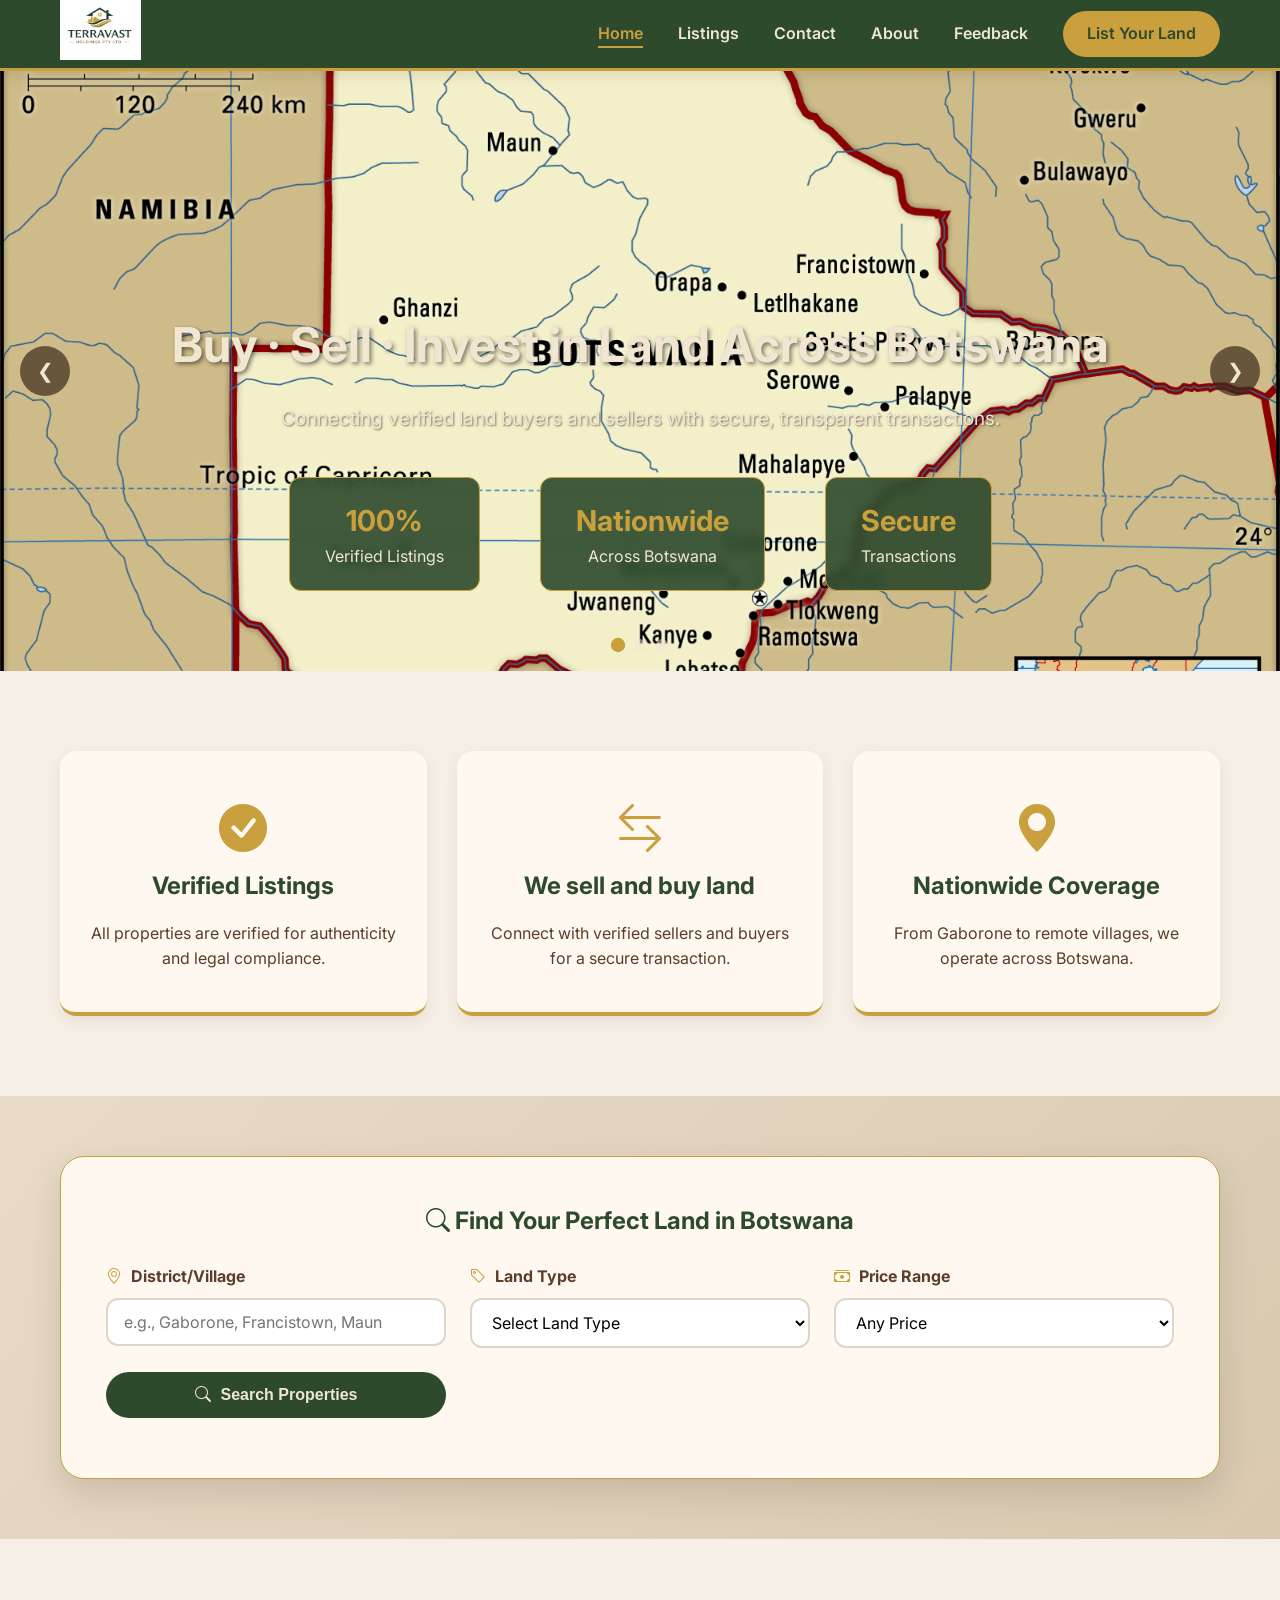
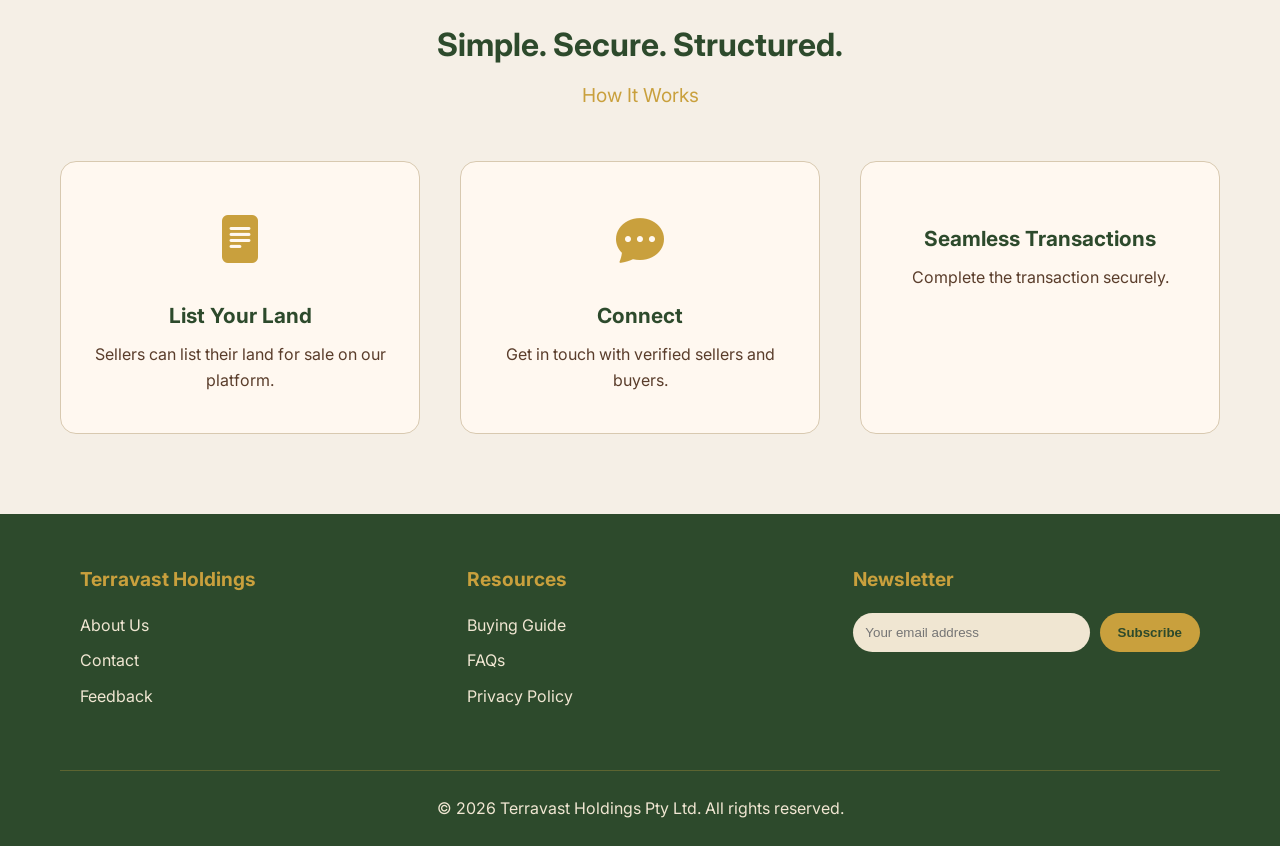
<file: index.html>
<!DOCTYPE html>
<html lang="en">
<head>
    <meta charset="UTF-8">
    <meta name="viewport" content="width=device-width, initial-scale=1.0, viewport-fit=cover">
    <title>Terravast - Botswana's Premier Land Marketplace</title>
    <link href="https://fonts.googleapis.com/css2?family=Inter:opsz,wght@14..32,300;400;500;600;700;800&display=swap" rel="stylesheet">
    <link rel="stylesheet" href="https://cdn.jsdelivr.net/npm/bootstrap-icons@1.11.3/font/bootstrap-icons.min.css">
    <link rel="stylesheet" href="style.css">
    <style>
        /* Additional mobile-responsive styles for homepage */
        .hamburger-menu {
            display: none;
            background: none;
            border: none;
            cursor: pointer;
            padding: 10px;
            z-index: 1001;
        }
        
        .hamburger-menu span {
            display: block;
            width: 25px;
            height: 3px;
            background: #f0e6d2;
            margin: 5px 0;
            transition: all 0.3s ease;
            border-radius: 3px;
        }
        
        .hamburger-menu.active span:nth-child(1) {
            transform: rotate(45deg) translate(5px, 5px);
        }
        
        .hamburger-menu.active span:nth-child(2) {
            opacity: 0;
        }
        
        .hamburger-menu.active span:nth-child(3) {
            transform: rotate(-45deg) translate(7px, -6px);
        }
        
        @media (max-width: 768px) {
            .hamburger-menu {
                display: block;
            }
            
            .nav-wrapper {
                position: fixed;
                top: 0;
                right: -100%;
                width: 70%;
                max-width: 300px;
                height: 100vh;
                background: #2d4a2c;
                z-index: 1000;
                transition: right 0.3s ease;
                padding: 80px 20px 20px;
                box-shadow: -5px 0 15px rgba(0,0,0,0.1);
            }
            
            .nav-wrapper.active {
                right: 0;
            }
            
            .nav-menu {
                flex-direction: column;
                align-items: flex-start;
                gap: 20px;
            }
            
            .nav-menu li {
                width: 100%;
            }
            
            .nav-menu li a {
                display: block;
                padding: 10px 0;
                font-size: 18px;
            }
            
            .btn-primary {
                display: inline-block;
                text-align: center;
            }
            
            /* Overlay for mobile menu */
            .menu-overlay {
                display: none;
                position: fixed;
                top: 0;
                left: 0;
                width: 100%;
                height: 100%;
                background: rgba(0,0,0,0.5);
                z-index: 999;
            }
            
            .menu-overlay.active {
                display: block;
            }
        }
        
        /* Slideshow touch improvements */
        .slideshow-container {
            touch-action: pan-y pinch-zoom;
        }
        
        /* Feature icons */
        .feature i {
            font-size: 3rem;
            color: #c9a03d;
            margin-bottom: 1rem;
        }
        
        .step-icon {
            font-size: 2.5rem;
            color: #c9a03d;
            margin-bottom: 1rem;
        }
        
        /* Search section improvements */
        .search-card {
            background: #fff8f0;
            padding: 45px;
            border-radius: 24px;
            box-shadow: 0 15px 35px rgba(61,43,26,0.15);
            border: 1px solid #c9a03d;
        }
        
        .search-card h2 {
            color: #2d4a2c;
            text-align: center;
            margin-bottom: 1.5rem;
        }
        
        .search-form {
            display: grid;
            grid-template-columns: repeat(auto-fit, minmax(250px, 1fr));
            gap: 1.5rem;
        }
        
        @media (max-width: 768px) {
            .search-card {
                padding: 25px;
            }
            
            .search-card h2 {
                font-size: 1.3rem;
            }
            
            .hero-content h1 {
                font-size: 1.5rem;
            }
            
            .hero-stats {
                bottom: 20px;
                gap: 10px;
            }
            
            .stat-card {
                padding: 10px 15px;
            }
            
            .stat-card h3 {
                font-size: 1.2rem;
            }
            
            .features {
                padding: 40px 15px;
                gap: 20px;
            }
            
            .steps {
                gap: 20px;
                padding: 0 15px;
            }
        }
    </style>
</head>
<body>
   <header class="header">
    <div class="header-container">
        <button class="hamburger-menu" onclick="toggleMobileMenu()" aria-label="Menu">
            <span></span>
            <span></span>
            <span></span>
        </button>
        
        <a href="index.html" class="logo">
            <img src="images/logo.jpeg" alt="Terravast Logo" class="logo-img" onerror="this.src='https://via.placeholder.com/150x60?text=Terravast'">
        </a>
        
        <div class="nav-wrapper">
            <ul class="nav-menu">
                <li><a href="index.html" class="active">Home</a></li>
                <li><a href="listings.html">Listings</a></li>
                <li><a href="contact.html">Contact</a></li>
                <li><a href="about.html">About</a></li>
                <li><a href="feedback.html">Feedback</a></li>
                <li class="list-land-btn"><a href="listyourlandform.html" class="btn-primary">List Your Land</a></li>
            </ul>
        </div>
    </div>
    <div class="menu-overlay" onclick="closeMobileMenu()"></div>
</header>

<main>
   <section class="hero">
    <div class="slideshow-container">
    <div class="slide active">
        <img src="images\slide1.jpg" alt="Slide 1">
    </div>
    <div class="slide">
        <img src="images\slide2.jpeg" alt="Slide 2">
    </div>
    <div class="slide">
        <img src="images\slide3.jpeg" alt="Slide 3">
    </div>
        
        <button class="prev" onclick="changeSlide(-1)">&#10094;</button>
        <button class="next" onclick="changeSlide(1)">&#10095;</button>
        
        <div class="slide-controls">
            <div class="dot" onclick="currentSlide(1)"></div>
            <div class="dot" onclick="currentSlide(2)"></div>
            <div class="dot" onclick="currentSlide(3)"></div>
        </div>
    </div>
    
    <div class="hero-content">
        <h1>Buy · Sell · Invest in Land Across Botswana</h1>
        <p>Connecting verified land buyers and sellers with secure, transparent transactions.</p>
    </div>
    
    <div class="hero-stats">
        <div class="stat-card">
            <h3>100%</h3>
            <p>Verified Listings</p>
        </div>
        <div class="stat-card">
            <h3>Nationwide</h3>
            <p>Across Botswana</p>
        </div>
        <div class="stat-card">
            <h3>Secure</h3>
            <p>Transactions</p>
        </div>
    </div>
</section>

    <section class="features">
        <div class="feature">
            <i class="bi bi-check-circle-fill"></i>
            <h2>Verified Listings</h2>
            <p>All properties are verified for authenticity and legal compliance.</p>
        </div>
        <div class="feature">
            <i class="bi bi-arrow-left-right"></i>
            <h2>We sell and buy land</h2>
            <p>Connect with verified sellers and buyers for a secure transaction.</p>
        </div>
        <div class="feature">
            <i class="bi bi-geo-alt-fill"></i>
            <h2>Nationwide Coverage</h2>
            <p>From Gaborone to remote villages, we operate across Botswana.</p>
        </div>
    </section>
    
    <section class="search-section">
        <div class="container">
            <div class="search-card">
                <h2><i class="bi bi-search"></i> Find Your Perfect Land in Botswana</h2>
                <form id="searchForm" class="search-form" onsubmit="return false;">
                    <div class="form-group">
                        <label><i class="bi bi-geo-alt"></i> District/Village</label>
                        <input type="text" id="searchDistrict" placeholder="e.g., Gaborone, Francistown, Maun">
                    </div>
                    <div class="form-group">
                        <label><i class="bi bi-tag"></i> Land Type</label>
                        <select id="searchType">
                            <option value="">Select Land Type</option>
                            <option value="residential">Residential</option>
                            <option value="commercial">Commercial</option>
                            <option value="tribal">Tribal Land</option>
                            <option value="freehold">Freehold</option>
                            <option value="agricultural">Agricultural</option>
                        </select>
                    </div>
                    <div class="form-group">
                        <label><i class="bi bi-cash-stack"></i> Price Range</label>
                        <select id="searchPrice">
                            <option value="any">Any Price</option>
                            <option value="0-300000">Under P300,000</option>
                            <option value="300001-600000">P300k - P600k</option>
                            <option value="600001-1000000">P600k - P1M</option>
                            <option value="1000001+">P1M+</option>
                        </select>
                    </div>
                    <button type="button" class="btn-search" onclick="performSearch()">
                        <i class="bi bi-search"></i> Search Properties
                    </button>
                </form>
                <div id="searchResultsMessage" style="margin-top:15px; text-align:center;"></div>
            </div>
        </div>
    </section>
    
    <section class="how-it-works">
        <div class="container">
            <h2>Simple. Secure. Structured.</h2>
            <p class="subtitle">How It Works</p>
            <div class="steps">
                <div class="step">
                    <div class="step-icon"><i class="bi bi-file-text-fill"></i></div>
                    <h3>List Your Land</h3>
                    <p>Sellers can list their land for sale on our platform.</p>
                </div>
                <div class="step">
                    <div class="step-icon"><i class="bi bi-chat-dots-fill"></i></div>
                    <h3>Connect</h3>
                    <p>Get in touch with verified sellers and buyers.</p>
                </div>
                <div class="step">
                    <div class="step-icon"><i class="bi bi-shield-check-fill"></i></div>
                    <h3>Seamless Transactions</h3>
                    <p>Complete the transaction securely.</p>
                </div>
            </div>
        </div>
    </section>
</main>

<footer>
    <div class="container">
        <div class="footer-content">
            <div class="footer-section">
                <h4>Terravast Holdings</h4>
                <ul>
                    <li><a href="about.html">About Us</a></li>
                    <li><a href="contact.html">Contact</a></li>
                    <li><a href="feedback.html">Feedback</a></li>
                </ul>
            </div>
            <div class="footer-section">
                <h4>Resources</h4>
                <ul>
                    <li><a href="#">Buying Guide</a></li>
                    <li><a href="#">FAQs</a></li>
                    <li><a href="#">Privacy Policy</a></li>
                </ul>
            </div>
            <div class="footer-section">
                <h4>Newsletter</h4>
                <div class="newsletter-form">
                    <input type="email" id="newsletterEmail" placeholder="Your email address">
                    <button onclick="subscribeNewsletter(this)">Subscribe</button>
                </div>
            </div>
        </div>
        <div class="footer-bottom">
            <p>&copy; 2026 Terravast Holdings Pty Ltd. All rights reserved.</p>
        </div>
    </div>
</footer>

<!-- Acknowledgement Modal -->
<div id="acknowledgementModal" class="modal" style="display: none;">
    <div class="modal-content">
        <i class="bi bi-check-circle-fill"></i>
        <h2>Thank You!</h2>
        <p id="modalMessage">Your submission has been received!</p>
        <button onclick="closeModal()">Close</button>
    </div>
</div>

<script src="script.js"></script>

<!-- Additional mobile menu script -->
<script>
    function toggleMobileMenu() {
        const navWrapper = document.querySelector('.nav-wrapper');
        const hamburger = document.querySelector('.hamburger-menu');
        const overlay = document.querySelector('.menu-overlay');
        
        navWrapper.classList.toggle('active');
        hamburger.classList.toggle('active');
        if (overlay) overlay.classList.toggle('active');
        
        if (navWrapper.classList.contains('active')) {
            document.body.style.overflow = 'hidden';
        } else {
            document.body.style.overflow = '';
        }
    }
    
    function closeMobileMenu() {
        const navWrapper = document.querySelector('.nav-wrapper');
        const hamburger = document.querySelector('.hamburger-menu');
        const overlay = document.querySelector('.menu-overlay');
        
        navWrapper.classList.remove('active');
        hamburger.classList.remove('active');
        if (overlay) overlay.classList.remove('active');
        document.body.style.overflow = '';
    }
    
    // Close menu when clicking a link
    document.querySelectorAll('.nav-menu a').forEach(link => {
        link.addEventListener('click', () => {
            closeMobileMenu();
        });
    });
</script>

</body>
</html>
</file>
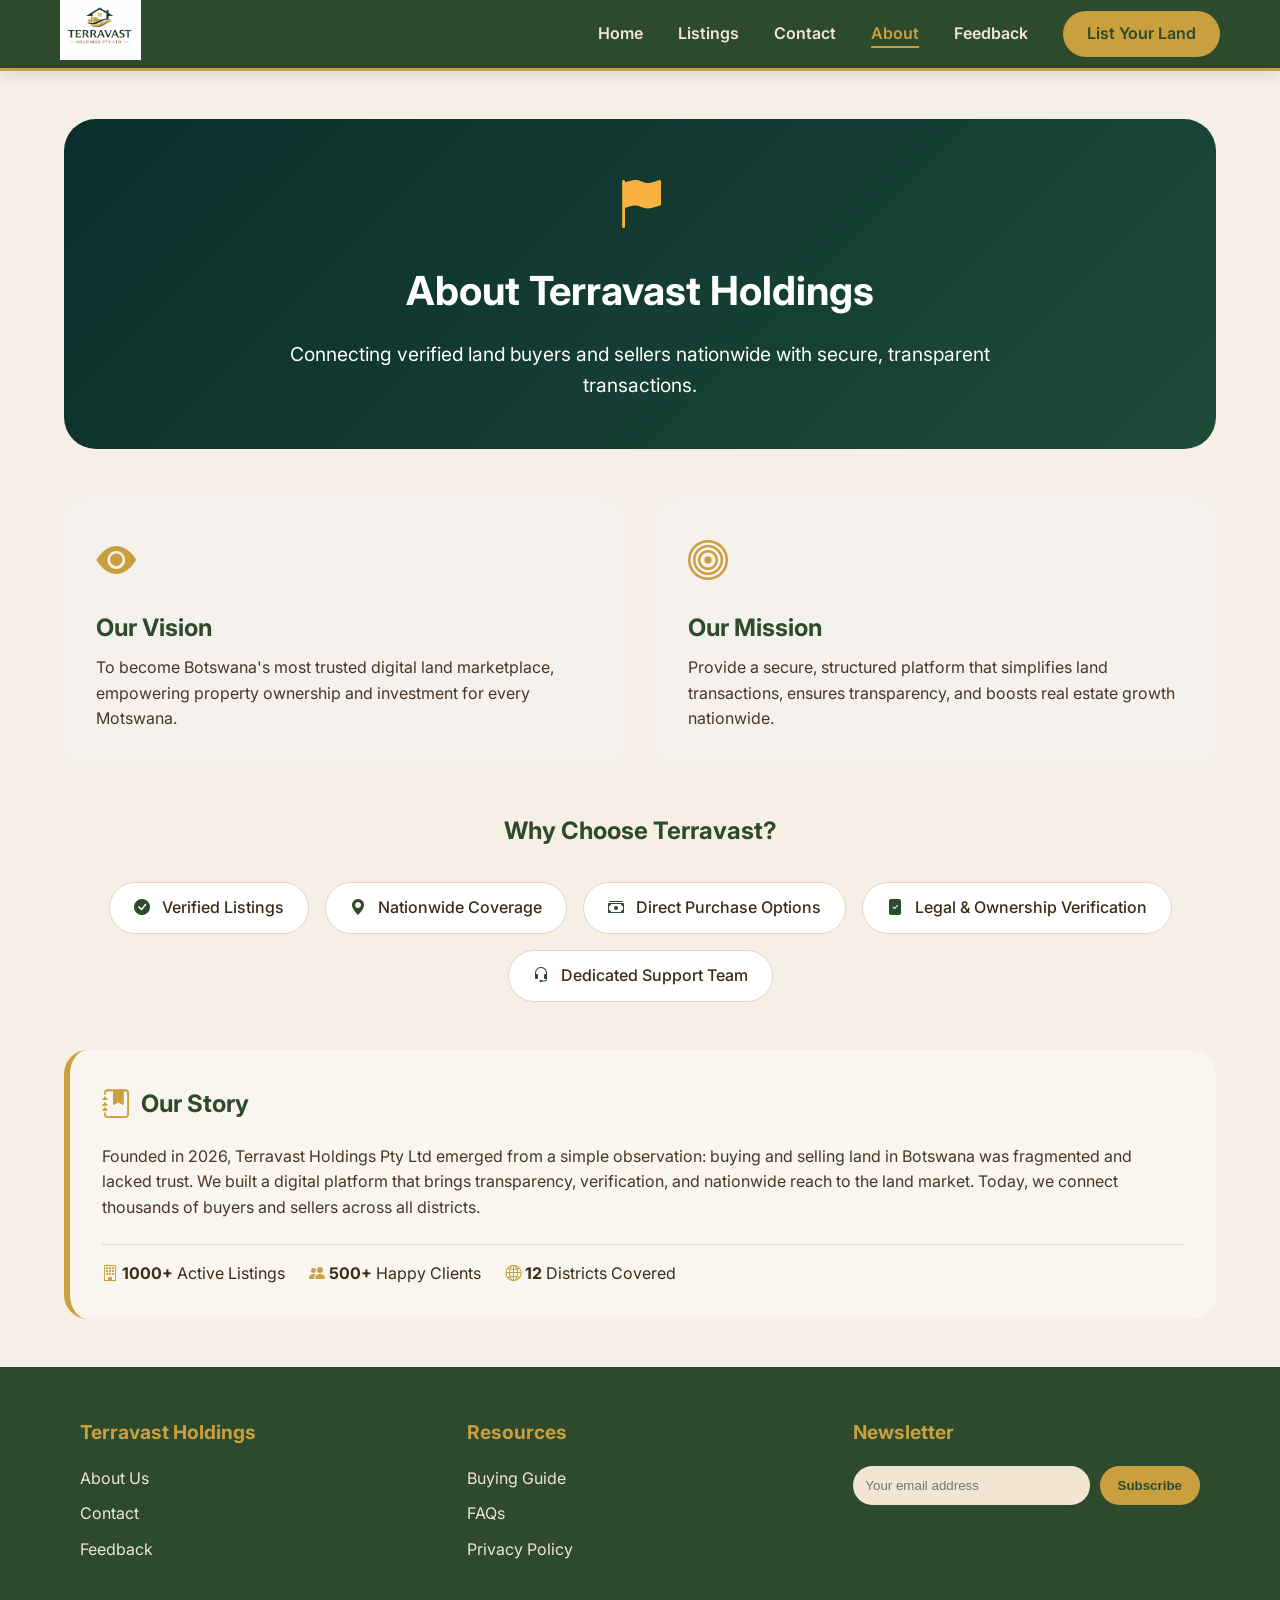
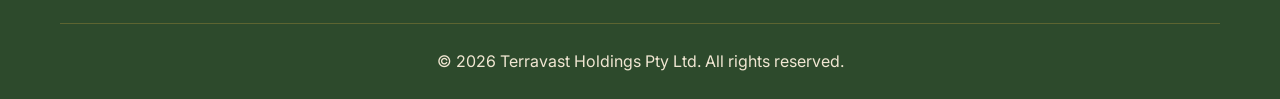
<file: about.html>
<!DOCTYPE html>
<html lang="en">
<head>
    <meta charset="UTF-8">
    <meta name="viewport" content="width=device-width, initial-scale=1.0, viewport-fit=cover">
    <title>Terravast - About Us | Botswana's Trusted Land Marketplace</title>
    <link href="https://fonts.googleapis.com/css2?family=Inter:opsz,wght@14..32,300;400;500;600;700;800&display=swap" rel="stylesheet">
    <link rel="stylesheet" href="https://cdn.jsdelivr.net/npm/bootstrap-icons@1.11.3/font/bootstrap-icons.min.css">
    <link rel="stylesheet" href="style.css">
    <style>
        /* Additional mobile-responsive styles for about page */
        .about-hero {
            background: linear-gradient(135deg, #0a2e2b 0%, #1e4a3a 100%);
            color: white;
            border-radius: 32px;
            padding: 3rem 2rem;
            margin-bottom: 3rem;
            text-align: center;
        }
        
        .vision-card, .mission-card {
            flex: 1;
            background: #f5f2ed;
            padding: 2rem;
            border-radius: 24px;
            transition: transform 0.3s ease;
        }
        
        .vision-card:hover, .mission-card:hover {
            transform: translateY(-5px);
        }
        
        .why-badge {
            background: white;
            padding: 0.75rem 1.5rem;
            border-radius: 60px;
            border: 1px solid #e0d6c8;
            font-weight: 500;
            transition: all 0.3s ease;
            cursor: default;
        }
        
        .why-badge:hover {
            background: #f9f2e6;
            border-color: #c9a03d;
            transform: scale(1.02);
        }
        
        .story-box {
            background: #f9f5ef;
            border-radius: 24px;
            padding: 2rem;
            border-left: 6px solid #c9a03d;
        }
        
        /* Mobile responsive adjustments */
        @media (max-width: 768px) {
            .about-hero {
                padding: 2rem 1.5rem;
                border-radius: 24px;
            }
            
            .about-hero h1 {
                font-size: 1.8rem !important;
            }
            
            .about-hero p {
                font-size: 1rem !important;
            }
            
            .vision-card, .mission-card {
                padding: 1.5rem;
            }
            
            .vision-card h2, .mission-card h2 {
                font-size: 1.5rem;
            }
            
            .why-badge {
                padding: 0.6rem 1.2rem;
                font-size: 0.9rem;
            }
            
            .story-box {
                padding: 1.5rem;
            }
            
            .story-box h2 {
                font-size: 1.5rem;
            }
        }
        
        @media (max-width: 480px) {
            .about-hero {
                padding: 1.5rem 1rem;
            }
            
            .why-badge {
                width: calc(50% - 0.75rem);
                text-align: center;
            }
        }
    </style>
</head>
<body>

<header class="header">
    <div class="header-container">
        <!-- Hamburger menu button for mobile -->
        <button class="hamburger-menu" onclick="toggleMobileMenu()" aria-label="Menu">
            <span></span>
            <span></span>
            <span></span>
        </button>
        
        <a href="index.html" class="logo">
            <img src="images/logo.jpeg" alt="Terravast Logo" class="logo-img" onerror="this.src='https://via.placeholder.com/150x60?text=Terravast'">
        </a>
        
        <div class="nav-wrapper">
            <ul class="nav-menu">
                <li><a href="index.html">Home</a></li>
                <li><a href="listings.html">Listings</a></li>
                <li><a href="contact.html">Contact</a></li>
                <li><a href="about.html" class="active">About</a></li>
                <li><a href="feedback.html">Feedback</a></li>
                <li class="list-land-btn"><a href="listyourlandform.html" class="btn-primary">List Your Land</a></li>
            </ul>
        </div>
    </div>
</header>

<main>
    <section class="container" style="padding: 3rem 1.5rem;">
        <!-- Hero section for about page -->
        <div class="about-hero">
            <i class="bi bi-flag-fill" style="font-size: 3rem; color: #f9b23f; margin-bottom: 1rem; display: inline-block;"></i>
            <h1 style="font-size: 2.5rem; margin-bottom: 1rem;">About Terravast Holdings</h1>
            <p style="font-size: 1.2rem; max-width: 700px; margin: 0 auto;">Connecting verified land buyers and sellers nationwide with secure, transparent transactions.</p>
        </div>
        
        <!-- Vision and Mission side by side -->
        <div style="display: flex; flex-wrap: wrap; gap: 2rem; margin-bottom: 3rem;">
            <div class="vision-card">
                <i class="bi bi-eye-fill" style="font-size: 2.5rem; color: #c9a03d;"></i>
                <h2 style="margin: 1rem 0 0.5rem; color: #2d4a2c;">Our Vision</h2>
                <p style="color: #4a3624; line-height: 1.6;">To become Botswana's most trusted digital land marketplace, empowering property ownership and investment for every Motswana.</p>
            </div>
            <div class="mission-card">
                <i class="bi bi-bullseye" style="font-size: 2.5rem; color: #c9a03d;"></i>
                <h2 style="margin: 1rem 0 0.5rem; color: #2d4a2c;">Our Mission</h2>
                <p style="color: #4a3624; line-height: 1.6;">Provide a secure, structured platform that simplifies land transactions, ensures transparency, and boosts real estate growth nationwide.</p>
            </div>
        </div>
        
        <!-- Why Choose Us section -->
        <div style="margin-bottom: 3rem;">
            <h2 style="text-align: center; margin-bottom: 2rem; color: #2d4a2c;">Why Choose Terravast?</h2>
            <div style="display: flex; flex-wrap: wrap; gap: 1rem; justify-content: center;">
                <span class="why-badge"><i class="bi bi-check-circle-fill" style="color: #2d4a2c; margin-right: 8px;"></i> Verified Listings</span>
                <span class="why-badge"><i class="bi bi-geo-alt-fill" style="color: #2d4a2c; margin-right: 8px;"></i> Nationwide Coverage</span>
                <span class="why-badge"><i class="bi bi-cash-stack" style="color: #2d4a2c; margin-right: 8px;"></i> Direct Purchase Options</span>
                <span class="why-badge"><i class="bi bi-file-check-fill" style="color: #2d4a2c; margin-right: 8px;"></i> Legal & Ownership Verification</span>
                <span class="why-badge"><i class="bi bi-headset" style="color: #2d4a2c; margin-right: 8px;"></i> Dedicated Support Team</span>
            </div>
        </div>
        
        <!-- Company story -->
        <div class="story-box">
            <h2 style="color: #2d4a2c; margin-bottom: 1rem; display: flex; align-items: center; gap: 10px; flex-wrap: wrap;">
                <i class="bi bi-journal-bookmark-fill" style="color: #c9a03d; font-size: 1.8rem;"></i>
                Our Story
            </h2>
            <p style="line-height: 1.6; color: #4a3624;">Founded in 2026, Terravast Holdings Pty Ltd emerged from a simple observation: buying and selling land in Botswana was fragmented and lacked trust. We built a digital platform that brings transparency, verification, and nationwide reach to the land market. Today, we connect thousands of buyers and sellers across all districts.</p>
            
            <div style="margin-top: 1.5rem; display: flex; gap: 1.5rem; flex-wrap: wrap; padding-top: 1rem; border-top: 1px solid #e0d6c8;">
                <div><i class="bi bi-building" style="color: #c9a03d;"></i> <strong>1000+</strong> Active Listings</div>
                <div><i class="bi bi-people-fill" style="color: #c9a03d;"></i> <strong>500+</strong> Happy Clients</div>
                <div><i class="bi bi-globe2" style="color: #c9a03d;"></i> <strong>12</strong> Districts Covered</div>
            </div>
        </div>
    </section>
</main>

<footer>
    <div class="container">
        <div class="footer-content">
            <div class="footer-section">
                <h4>Terravast Holdings</h4>
                <ul>
                    <li><a href="about.html">About Us</a></li>
                    <li><a href="contact.html">Contact</a></li>
                    <li><a href="feedback.html">Feedback</a></li>
                </ul>
            </div>
            <div class="footer-section">
                <h4>Resources</h4>
                <ul>
                    <li><a href="#">Buying Guide</a></li>
                    <li><a href="#">FAQs</a></li>
                    <li><a href="#">Privacy Policy</a></li>
                </ul>
            </div>
            <div class="footer-section">
                <h4>Newsletter</h4>
                <div class="newsletter-form">
                    <input type="email" id="newsletterEmail" placeholder="Your email address">
                    <button onclick="subscribeNewsletter(this)">Subscribe</button>
                </div>
            </div>
        </div>
        <div class="footer-bottom">
            <p>&copy; 2026 Terravast Holdings Pty Ltd. All rights reserved.</p>
        </div>
    </div>
</footer>

<!-- Acknowledgement Modal -->
<div id="acknowledgementModal" class="modal" style="display: none;">
    <div class="modal-content">
        <i class="bi bi-check-circle-fill"></i>
        <h2>Thank You!</h2>
        <p id="modalMessage">Your submission has been received!</p>
        <button onclick="closeModal()">Close</button>
    </div>
</div>

<script src="script.js"></script>
</body>
</html>
</file>
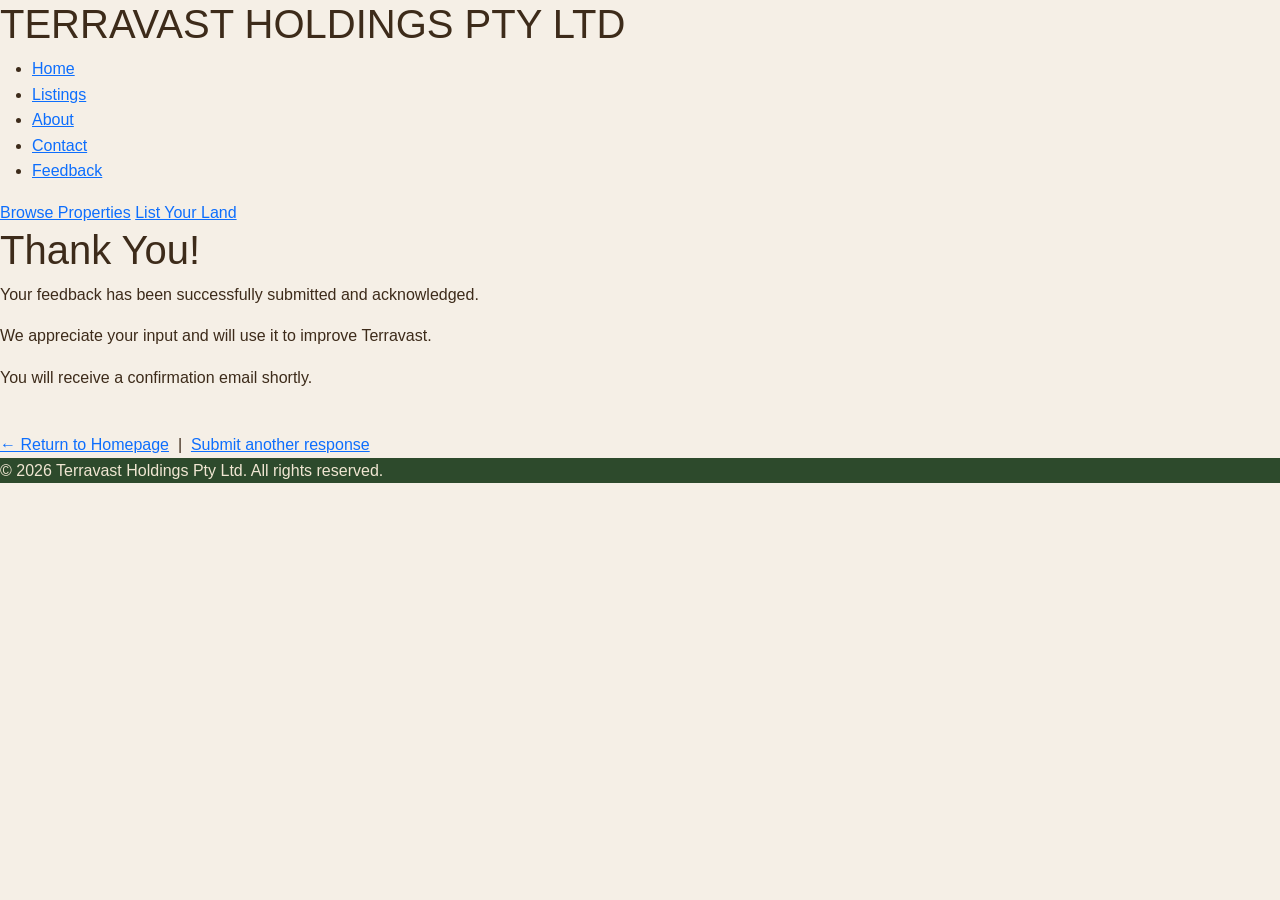
<file: acknowledgement.html>
<!DOCTYPE html>
<html lang="en">
<head>
    <meta charset="UTF-8">
    <meta name="viewport" content="width=device-width, initial-scale=1.0">
    <title>Thank You - Terravast Holdings</title>
    <link href="https://cdn.jsdelivr.net/npm/bootstrap@5.3.0/dist/css/bootstrap.min.css" rel="stylesheet">
     <link rel="stylesheet" href="style.css">   
</head>
<body>

    <header>
        <div>
            <h1>TERRAVAST HOLDINGS PTY LTD</h1>
        </div>
        <nav>
            <ul>
                <li><a href="index.html">Home</a></li>
                <li><a href="listings.html">Listings</a></li>
                <li><a href="about.html">About</a></li>
                <li><a href="contact.html">Contact</a></li>
                <li><a href="feedback.html">Feedback</a></li>
            </ul>
        </nav>
        <div>
            <a href="listings.html">Browse Properties</a>
            <a href="index.html#listLandForm">List Your Land</a>
        </div>
    </header>

    <main>
        <section>
            <h1>Thank You!</h1>
            <p>Your feedback has been successfully submitted and acknowledged.</p>
            <p>We appreciate your input and will use it to improve Terravast.</p>
            <p>You will receive a confirmation email shortly.</p>
            <br>
            <a href="index.html">← Return to Homepage</a>
            &nbsp;|&nbsp;
            <a href="feedback.html">Submit another response</a>
        </section>
    </main>

    <footer>
        <p>&copy; 2026 Terravast Holdings Pty Ltd. All rights reserved.</p>
    </footer>

</body>
</html>
</file>
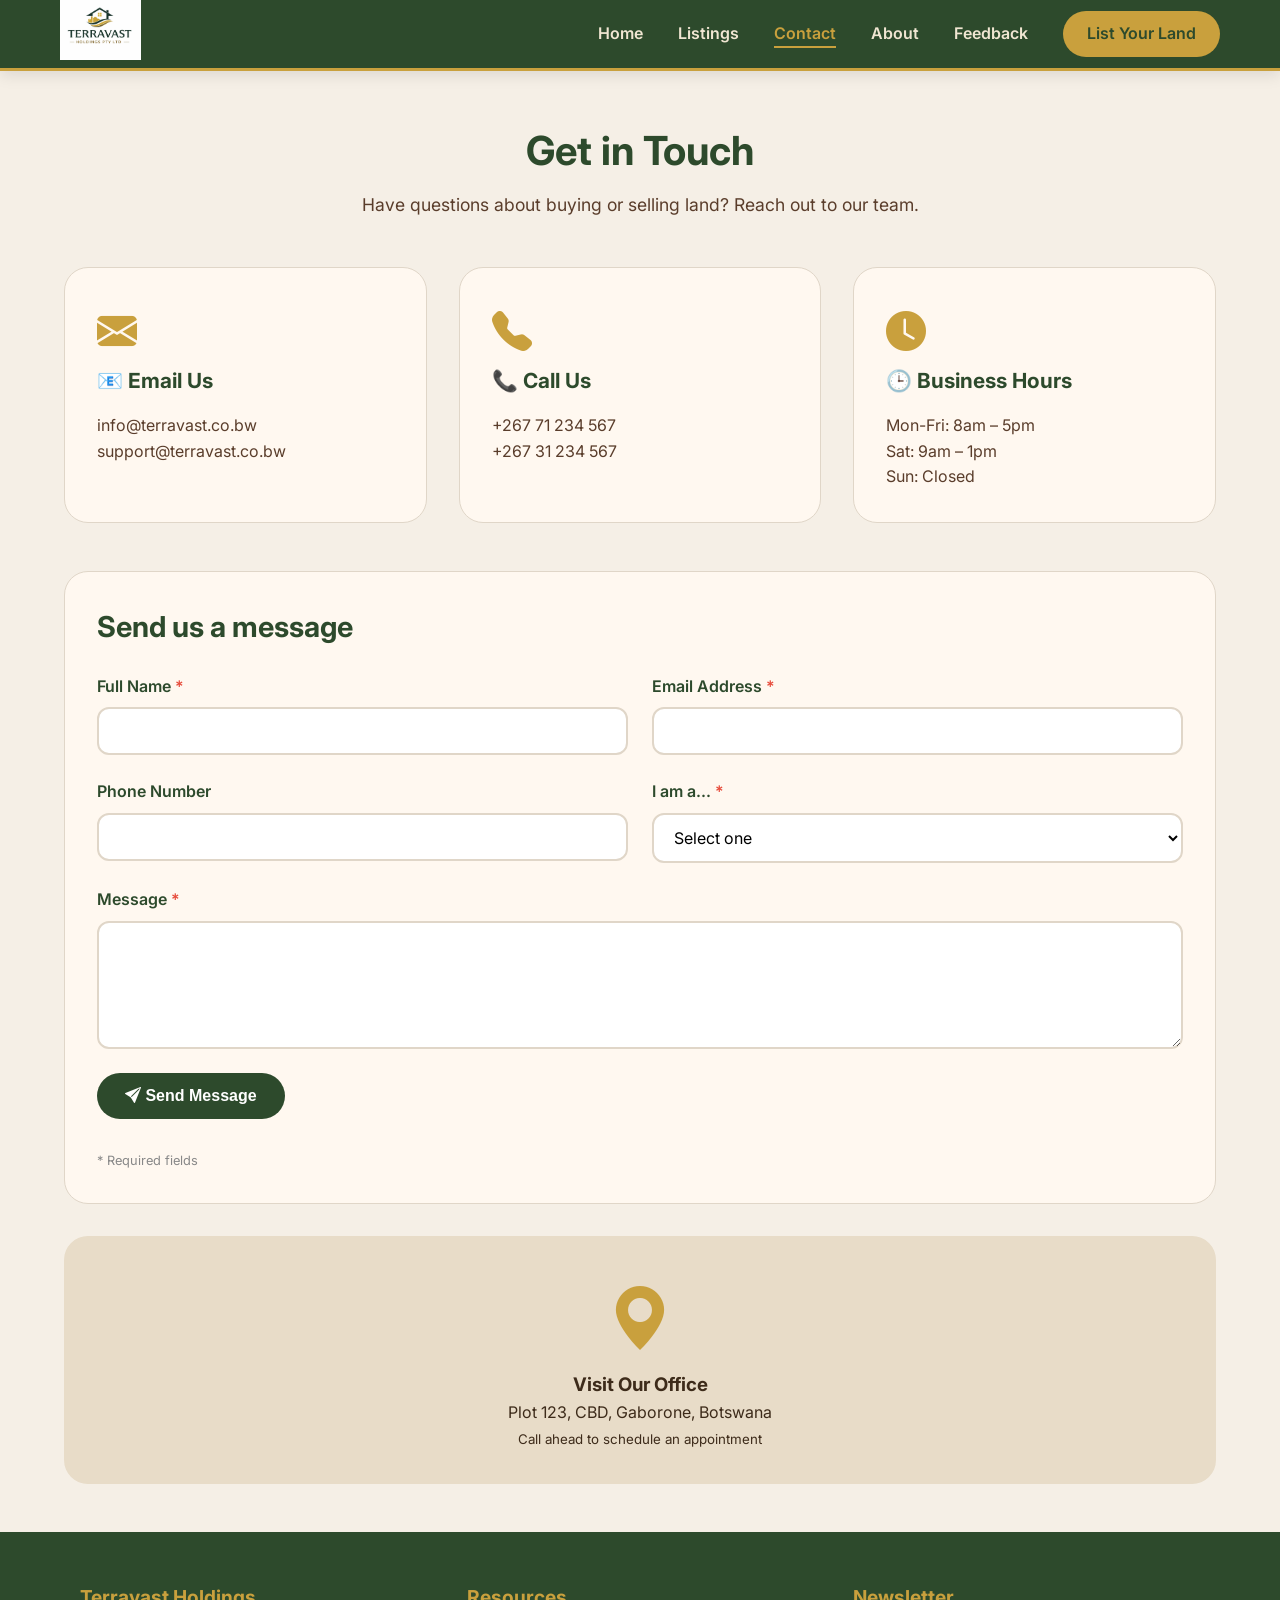
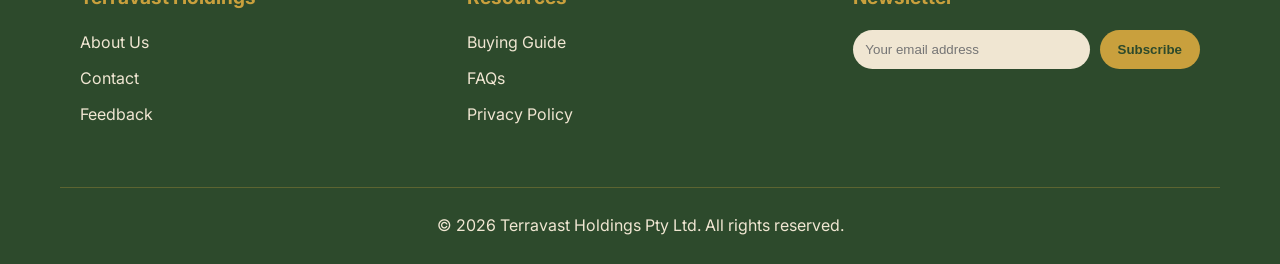
<file: contact.html>
<!DOCTYPE html>
<html lang="en">
<head>
    <meta charset="UTF-8">
    <meta name="viewport" content="width=device-width, initial-scale=1.0, viewport-fit=cover">
    <title>Terravast - Contact Us | Botswana's Trusted Land Marketplace</title>
    <link href="https://fonts.googleapis.com/css2?family=Inter:opsz,wght@14..32,300;400;500;600;700;800&display=swap" rel="stylesheet">
    <link rel="stylesheet" href="https://cdn.jsdelivr.net/npm/bootstrap-icons@1.11.3/font/bootstrap-icons.min.css">
    <link rel="stylesheet" href="style.css">
    <style>
        /* Additional mobile-responsive styles for contact page */
        .contact-page-main {
            max-width: 1200px;
            margin: 0 auto;
            padding: 3rem 1.5rem;
        }
        
        .contact-header {
            text-align: center;
            margin-bottom: 3rem;
        }
        
        .contact-header h1 {
            color: #2d4a2c;
            font-size: 2.5rem;
            margin-bottom: 0.5rem;
        }
        
        .contact-header p {
            color: #5a3d2b;
            font-size: 1.1rem;
        }
        
        .contact-grid {
            display: grid;
            grid-template-columns: repeat(auto-fit, minmax(300px, 1fr));
            gap: 2rem;
            margin-bottom: 3rem;
        }
        
        .contact-info-card {
            background: #fff8f0;
            padding: 2rem;
            border-radius: 24px;
            border: 1px solid #e0d6c8;
            transition: transform 0.3s ease;
        }
        
        .contact-info-card:hover {
            transform: translateY(-5px);
            border-color: #c9a03d;
        }
        
        .contact-info-card i {
            font-size: 2.5rem;
            color: #c9a03d;
            margin-bottom: 1rem;
        }
        
        .contact-info-card h3 {
            color: #2d4a2c;
            margin-bottom: 1rem;
            font-size: 1.3rem;
        }
        
        .contact-info-card p {
            color: #5a3d2b;
            line-height: 1.6;
        }
        
        .contact-info-card a {
            color: #5a3d2b;
            text-decoration: none;
            transition: color 0.3s;
        }
        
        .contact-info-card a:hover {
            color: #c9a03d;
        }
        
        .contact-form-container {
            background: #fff8f0;
            padding: 2rem;
            border-radius: 24px;
            border: 1px solid #e0d6c8;
            margin-bottom: 2rem;
        }
        
        .contact-form-container h2 {
            color: #2d4a2c;
            margin-bottom: 1.5rem;
            font-size: 1.8rem;
        }
        
        .contact-form {
            display: flex;
            flex-direction: column;
            gap: 1.5rem;
        }
        
        .form-row {
            display: grid;
            grid-template-columns: repeat(auto-fit, minmax(250px, 1fr));
            gap: 1.5rem;
        }
        
        .form-field {
            display: flex;
            flex-direction: column;
        }
        
        .form-field label {
            font-weight: 600;
            color: #2d4a2c;
            margin-bottom: 0.5rem;
        }
        
        .form-field label .required {
            color: #e74c3c;
        }
        
        .form-field input,
        .form-field select,
        .form-field textarea {
            padding: 12px 16px;
            border: 2px solid #e0d6c8;
            border-radius: 12px;
            font-family: 'Inter', sans-serif;
            font-size: 1rem;
            transition: all 0.3s;
            background: white;
        }
        
        .form-field input:focus,
        .form-field select:focus,
        .form-field textarea:focus {
            outline: none;
            border-color: #c9a03d;
            box-shadow: 0 0 0 3px rgba(201, 160, 61, 0.2);
        }
        
        .submit-btn {
            background: #2d4a2c;
            color: white;
            padding: 14px 28px;
            border: none;
            border-radius: 40px;
            font-size: 1rem;
            font-weight: 600;
            cursor: pointer;
            transition: all 0.3s;
            align-self: flex-start;
        }
        
        .submit-btn:hover {
            background: #c9a03d;
            color: #2d4a2c;
            transform: translateY(-2px);
        }
        
        .required-note {
            font-size: 0.8rem;
            color: #888;
            margin-top: 0.5rem;
        }
        
        .map-container {
            background: #e8dcc8;
            padding: 2rem;
            border-radius: 24px;
            text-align: center;
        }
        
        .map-container i {
            font-size: 4rem;
            color: #c9a03d;
            margin-bottom: 1rem;
        }
        
        /* Mobile responsive */
        @media (max-width: 768px) {
            .contact-page-main {
                padding: 2rem 1rem;
            }
            
            .contact-header h1 {
                font-size: 1.8rem;
            }
            
            .contact-header p {
                font-size: 1rem;
            }
            
            .contact-info-card {
                padding: 1.5rem;
            }
            
            .contact-form-container {
                padding: 1.5rem;
            }
            
            .contact-form-container h2 {
                font-size: 1.5rem;
            }
            
            .form-row {
                grid-template-columns: 1fr;
                gap: 1rem;
            }
            
            .submit-btn {
                width: 100%;
                text-align: center;
            }
        }
        
        @media (max-width: 480px) {
            .contact-info-card i {
                font-size: 2rem;
            }
            
            .contact-info-card h3 {
                font-size: 1.1rem;
            }
        }
    </style>
</head>
<body>

<header class="header">
    <div class="header-container">
        <button class="hamburger-menu" onclick="toggleMobileMenu()" aria-label="Menu">
            <span></span>
            <span></span>
            <span></span>
        </button>
        
        <a href="index.html" class="logo">
            <img src="images/logo.jpeg" alt="Terravast Logo" class="logo-img" onerror="this.src='https://via.placeholder.com/150x60?text=Terravast'">
        </a>
        
        <div class="nav-wrapper">
            <ul class="nav-menu">
                <li><a href="index.html">Home</a></li>
                <li><a href="listings.html">Listings</a></li>
                <li><a href="contact.html" class="active">Contact</a></li>
                <li><a href="about.html">About</a></li>
                <li><a href="feedback.html">Feedback</a></li>
                <li class="list-land-btn"><a href="listyourlandform.html" class="btn-primary">List Your Land</a></li>
            </ul>
        </div>
    </div>
</header>
        
<main>
    <div class="contact-page-main">
        <div class="contact-header">
            <h1>Get in Touch</h1>
            <p>Have questions about buying or selling land? Reach out to our team.</p>
        </div>

        <div class="contact-grid">
            <div class="contact-info-card">
                <i class="bi bi-envelope-fill"></i>
                <h3>📧 Email Us</h3>
                <p>
                    <a href="mailto:info@terravast.co.bw">info@terravast.co.bw</a><br>
                    <a href="mailto:support@terravast.co.bw">support@terravast.co.bw</a>
                </p>
            </div>

            <div class="contact-info-card">
                <i class="bi bi-telephone-fill"></i>
                <h3>📞 Call Us</h3>
                <p>
                    <a href="tel:+26771234567">+267 71 234 567</a><br>
                    <a href="tel:+26731234567">+267 31 234 567</a>
                </p>
            </div>

            <div class="contact-info-card">
                <i class="bi bi-clock-fill"></i>
                <h3>🕒 Business Hours</h3>
                <p>
                    Mon-Fri: 8am – 5pm<br>
                    Sat: 9am – 1pm<br>
                    Sun: Closed
                </p>
            </div>
        </div>

        <div class="contact-form-container">
            <h2>Send us a message</h2>
            <form id="contactForm" class="contact-form" onsubmit="return handleContactSubmit(event)">
                <div class="form-row">
                    <div class="form-field">
                        <label>Full Name <span class="required">*</span></label>
                        <input type="text" id="contactName" name="name" required>
                    </div>
                    <div class="form-field">
                        <label>Email Address <span class="required">*</span></label>
                        <input type="email" id="contactEmail" name="email" required>
                    </div>
                </div>
                
                <div class="form-row">
                    <div class="form-field">
                        <label>Phone Number</label>
                        <input type="tel" id="contactPhone" name="phone">
                    </div>
                    <div class="form-field">
                        <label>I am a... <span class="required">*</span></label>
                        <select id="contactType" name="userType" required>
                            <option value="">Select one</option>
                            <option value="buyer">Buyer looking for land</option>
                            <option value="seller">Seller wanting to list land</option>
                            <option value="investor">Investor</option>
                        </select>
                    </div>
                </div>
                
                <div class="form-field">
                    <label>Message <span class="required">*</span></label>
                    <textarea id="contactMessage" name="message" rows="5" required></textarea>
                </div>
                
                <button type="submit" class="submit-btn">
                    <i class="bi bi-send-fill"></i> Send Message
                </button>
                <p class="required-note">* Required fields</p>
            </form>
        </div>
        
        <div class="map-container">
            <i class="bi bi-geo-alt-fill"></i>
            <h3>Visit Our Office</h3>
            <p>Plot 123, CBD, Gaborone, Botswana</p>
            <small>Call ahead to schedule an appointment</small>
        </div>
    </div>
</main>

<footer>
    <div class="container">
        <div class="footer-content">
            <div class="footer-section">
                <h4>Terravast Holdings</h4>
                <ul>
                    <li><a href="about.html">About Us</a></li>
                    <li><a href="contact.html">Contact</a></li>
                    <li><a href="feedback.html">Feedback</a></li>
                </ul>
            </div>
            <div class="footer-section">
                <h4>Resources</h4>
                <ul>
                    <li><a href="#">Buying Guide</a></li>
                    <li><a href="#">FAQs</a></li>
                    <li><a href="#">Privacy Policy</a></li>
                </ul>
            </div>
            <div class="footer-section">
                <h4>Newsletter</h4>
                <div class="newsletter-form">
                    <input type="email" id="newsletterEmail" placeholder="Your email address">
                    <button onclick="subscribeNewsletter(this)">Subscribe</button>
                </div>
            </div>
        </div>
        <div class="footer-bottom">
            <p>&copy; 2026 Terravast Holdings Pty Ltd. All rights reserved.</p>
        </div>
    </div>
</footer>

<!-- Acknowledgement Modal -->
<div id="acknowledgementModal" class="modal" style="display: none;">
    <div class="modal-content">
        <i class="bi bi-check-circle-fill"></i>
        <h2>Thank You!</h2>
        <p id="modalMessage">Your message has been sent! Our team will respond within 24 hours.</p>
        <button onclick="closeModal()">Close</button>
    </div>
</div>

<script src="script.js"></script>
</body>
</html>
</file>
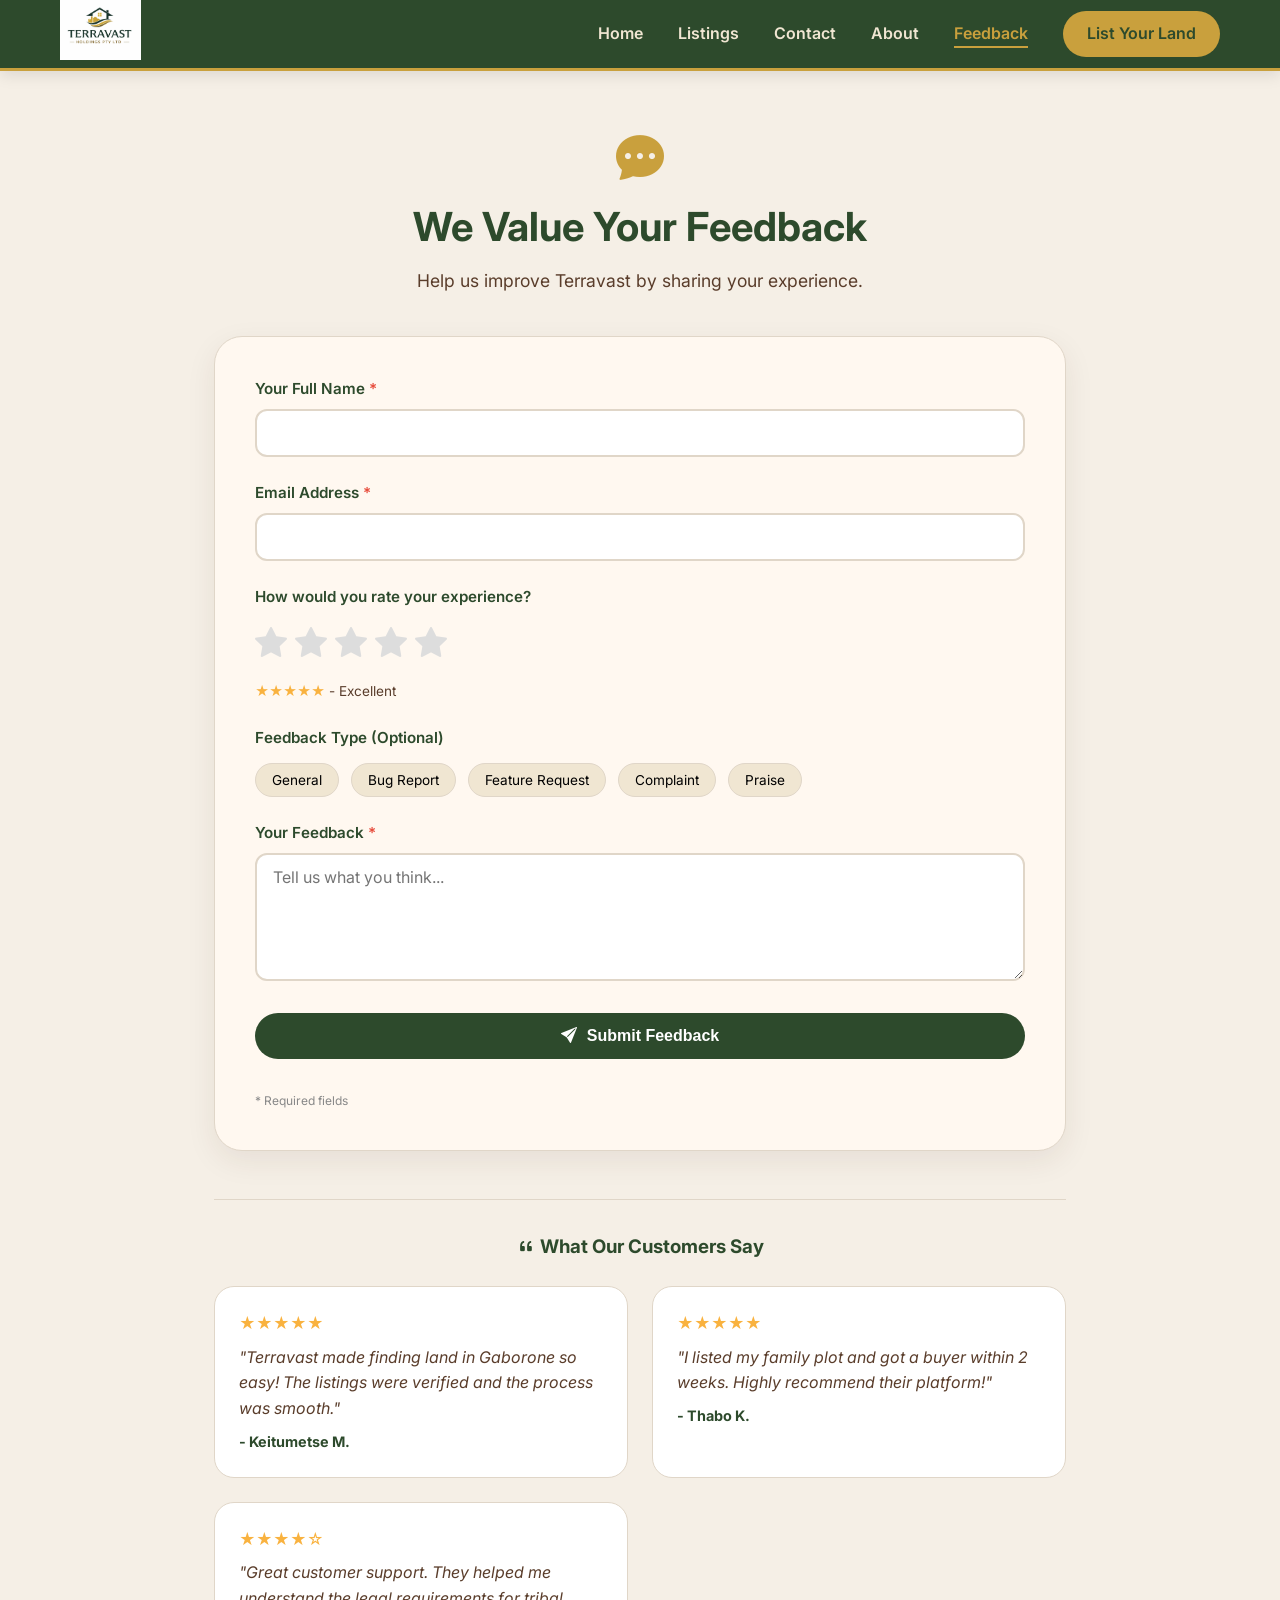
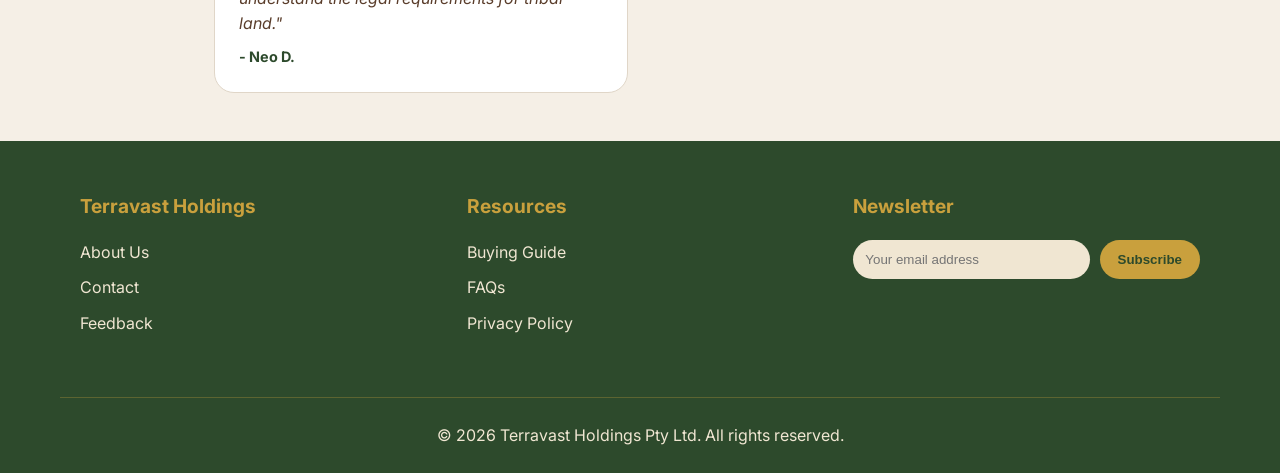
<file: feedback.html>
<!DOCTYPE html>
<html lang="en">
<head>
    <meta charset="UTF-8">
    <meta name="viewport" content="width=device-width, initial-scale=1.0, viewport-fit=cover">
    <title>Terravast - Feedback | Share Your Experience</title>
    <link href="https://fonts.googleapis.com/css2?family=Inter:opsz,wght@14..32,300;400;500;600;700;800&display=swap" rel="stylesheet">
    <link rel="stylesheet" href="https://cdn.jsdelivr.net/npm/bootstrap-icons@1.11.3/font/bootstrap-icons.min.css">
    <link rel="stylesheet" href="style.css">
    <style>
        /* Additional mobile-responsive styles for feedback page */
        .feedback-page-main {
            max-width: 900px;
            margin: 0 auto;
            padding: 3rem 1.5rem;
        }
        
        .feedback-header {
            text-align: center;
            margin-bottom: 2.5rem;
        }
        
        .feedback-header h1 {
            color: #2d4a2c;
            font-size: 2.5rem;
            margin-bottom: 0.5rem;
        }
        
        .feedback-header p {
            color: #5a3d2b;
            font-size: 1.1rem;
        }
        
        .feedback-form-container {
            background: #fff8f0;
            padding: 2.5rem;
            border-radius: 28px;
            border: 1px solid #e0d6c8;
            box-shadow: 0 10px 30px rgba(61, 43, 26, 0.08);
        }
        
        .feedback-form {
            display: flex;
            flex-direction: column;
            gap: 1.5rem;
        }
        
        .form-group {
            display: flex;
            flex-direction: column;
        }
        
        .form-group label {
            font-weight: 600;
            color: #2d4a2c;
            margin-bottom: 0.5rem;
            font-size: 0.95rem;
        }
        
        .form-group label .required {
            color: #e74c3c;
        }
        
        .form-group input,
        .form-group select,
        .form-group textarea {
            padding: 12px 16px;
            border: 2px solid #e0d6c8;
            border-radius: 12px;
            font-family: 'Inter', sans-serif;
            font-size: 1rem;
            transition: all 0.3s;
            background: white;
        }
        
        .form-group input:focus,
        .form-group select:focus,
        .form-group textarea:focus {
            outline: none;
            border-color: #c9a03d;
            box-shadow: 0 0 0 3px rgba(201, 160, 61, 0.2);
        }
        
        /* Star Rating Styles */
        .rating-container {
            display: flex;
            flex-direction: column;
            gap: 0.5rem;
        }
        
        .stars {
            display: flex;
            gap: 0.5rem;
            flex-wrap: wrap;
        }
        
        .star {
            font-size: 2rem;
            cursor: pointer;
            color: #ddd;
            transition: all 0.2s;
        }
        
        .star:hover,
        .star.active,
        .star.selected {
            color: #f9b23f;
            text-shadow: 0 0 2px rgba(249, 178, 63, 0.5);
        }
        
        .rating-value {
            font-size: 0.85rem;
            color: #5a3d2b;
            margin-top: 0.25rem;
        }
        
        .rating-value span {
            font-weight: bold;
            color: #f9b23f;
        }
        
        /* Feedback type quick buttons */
        .feedback-types {
            display: flex;
            gap: 0.75rem;
            flex-wrap: wrap;
            margin-top: 0.25rem;
        }
        
        .feedback-type-btn {
            background: #f0e6d2;
            border: 1px solid #e0d6c8;
            padding: 0.5rem 1rem;
            border-radius: 40px;
            font-size: 0.85rem;
            cursor: pointer;
            transition: all 0.2s;
            font-family: 'Inter', sans-serif;
        }
        
        .feedback-type-btn:hover,
        .feedback-type-btn.active {
            background: #c9a03d;
            color: white;
            border-color: #c9a03d;
        }
        
        .submit-btn {
            background: #2d4a2c;
            color: white;
            padding: 14px 28px;
            border: none;
            border-radius: 40px;
            font-size: 1rem;
            font-weight: 600;
            cursor: pointer;
            transition: all 0.3s;
            display: inline-flex;
            align-items: center;
            justify-content: center;
            gap: 10px;
            margin-top: 0.5rem;
        }
        
        .submit-btn:hover {
            background: #c9a03d;
            color: #2d4a2c;
            transform: translateY(-2px);
        }
        
        .required-note {
            font-size: 0.75rem;
            color: #888;
            margin-top: 0.5rem;
        }
        
        /* Testimonials section */
        .testimonials-section {
            margin-top: 3rem;
            padding-top: 2rem;
            border-top: 1px solid #e0d6c8;
        }
        
        .testimonials-section h3 {
            text-align: center;
            color: #2d4a2c;
            margin-bottom: 1.5rem;
        }
        
        .testimonials-grid {
            display: grid;
            grid-template-columns: repeat(auto-fit, minmax(280px, 1fr));
            gap: 1.5rem;
        }
        
        .testimonial-card {
            background: white;
            padding: 1.5rem;
            border-radius: 20px;
            border: 1px solid #e0d6c8;
        }
        
        .testimonial-card .stars-mini {
            color: #f9b23f;
            margin-bottom: 0.5rem;
        }
        
        .testimonial-card p {
            color: #5a3d2b;
            font-style: italic;
            margin-bottom: 0.5rem;
        }
        
        .testimonial-card h4 {
            color: #2d4a2c;
            font-size: 0.9rem;
        }
        
        /* Mobile responsive */
        @media (max-width: 768px) {
            .feedback-page-main {
                padding: 2rem 1rem;
            }
            
            .feedback-header h1 {
                font-size: 1.8rem;
            }
            
            .feedback-header p {
                font-size: 1rem;
            }
            
            .feedback-form-container {
                padding: 1.5rem;
                border-radius: 20px;
            }
            
            .star {
                font-size: 1.5rem;
            }
            
            .feedback-types {
                gap: 0.5rem;
            }
            
            .feedback-type-btn {
                padding: 0.4rem 0.8rem;
                font-size: 0.75rem;
            }
            
            .submit-btn {
                width: 100%;
            }
            
            .testimonials-grid {
                grid-template-columns: 1fr;
            }
        }
        
        @media (max-width: 480px) {
            .star {
                font-size: 1.2rem;
            }
        }
    </style>
</head>
<body>

<header class="header">
    <div class="header-container">
        <button class="hamburger-menu" onclick="toggleMobileMenu()" aria-label="Menu">
            <span></span>
            <span></span>
            <span></span>
        </button>
        
        <a href="index.html" class="logo">
            <img src="images/logo.jpeg" alt="Terravast Logo" class="logo-img" onerror="this.src='https://via.placeholder.com/150x60?text=Terravast'">
        </a>
        
        <div class="nav-wrapper">
            <ul class="nav-menu">
                <li><a href="index.html">Home</a></li>
                <li><a href="listings.html">Listings</a></li>
                <li><a href="contact.html">Contact</a></li>
                <li><a href="about.html">About</a></li>
                <li><a href="feedback.html" class="active">Feedback</a></li>
                <li class="list-land-btn"><a href="listyourlandform.html" class="btn-primary">List Your Land</a></li>
            </ul>
        </div>
    </div>
</header>

<main>
    <div class="feedback-page-main">
        <div class="feedback-header">
            <i class="bi bi-chat-dots-fill" style="font-size: 3rem; color: #c9a03d;"></i>
            <h1>We Value Your Feedback</h1>
            <p>Help us improve Terravast by sharing your experience.</p>
        </div>

        <div class="feedback-form-container">
            <form id="feedbackForm" class="feedback-form" onsubmit="return handleFeedbackSubmit(event)">
                <div class="form-group">
                    <label>Your Full Name <span class="required">*</span></label>
                    <input type="text" id="feedbackName" name="fullname" required>
                </div>

                <div class="form-group">
                    <label>Email Address <span class="required">*</span></label>
                    <input type="email" id="feedbackEmail" name="email" required>
                </div>

                <div class="form-group">
                    <label>How would you rate your experience?</label>
                    <div class="rating-container">
                        <div class="stars" id="starRating">
                            <i class="bi bi-star-fill star" data-rating="1"></i>
                            <i class="bi bi-star-fill star" data-rating="2"></i>
                            <i class="bi bi-star-fill star" data-rating="3"></i>
                            <i class="bi bi-star-fill star" data-rating="4"></i>
                            <i class="bi bi-star-fill star" data-rating="5"></i>
                        </div>
                        <div class="rating-value" id="ratingValue">
                            <span>★★★★★</span> - Excellent
                        </div>
                        <input type="hidden" id="ratingInput" name="rating" value="5">
                    </div>
                </div>

                <div class="form-group">
                    <label>Feedback Type (Optional)</label>
                    <div class="feedback-types" id="feedbackTypes">
                        <button type="button" class="feedback-type-btn" data-type="General">General</button>
                        <button type="button" class="feedback-type-btn" data-type="Bug Report">Bug Report</button>
                        <button type="button" class="feedback-type-btn" data-type="Feature Request">Feature Request</button>
                        <button type="button" class="feedback-type-btn" data-type="Complaint">Complaint</button>
                        <button type="button" class="feedback-type-btn" data-type="Praise">Praise</button>
                    </div>
                    <input type="hidden" id="feedbackTypeInput" name="feedbackType" value="">
                </div>

                <div class="form-group">
                    <label>Your Feedback <span class="required">*</span></label>
                    <textarea id="feedbackMessage" name="message" rows="5" required placeholder="Tell us what you think..."></textarea>
                </div>

                <button type="submit" class="submit-btn">
                    <i class="bi bi-send-fill"></i> Submit Feedback
                </button>
                <p class="required-note">* Required fields</p>
            </form>
        </div>
        
        <div class="testimonials-section">
            <h3><i class="bi bi-quote"></i> What Our Customers Say</h3>
            <div class="testimonials-grid">
                <div class="testimonial-card">
                    <div class="stars-mini">★★★★★</div>
                    <p>"Terravast made finding land in Gaborone so easy! The listings were verified and the process was smooth."</p>
                    <h4>- Keitumetse M.</h4>
                </div>
                <div class="testimonial-card">
                    <div class="stars-mini">★★★★★</div>
                    <p>"I listed my family plot and got a buyer within 2 weeks. Highly recommend their platform!"</p>
                    <h4>- Thabo K.</h4>
                </div>
                <div class="testimonial-card">
                    <div class="stars-mini">★★★★☆</div>
                    <p>"Great customer support. They helped me understand the legal requirements for tribal land."</p>
                    <h4>- Neo D.</h4>
                </div>
            </div>
        </div>
    </div>
</main>

<footer>
    <div class="container">
        <div class="footer-content">
            <div class="footer-section">
                <h4>Terravast Holdings</h4>
                <ul>
                    <li><a href="about.html">About Us</a></li>
                    <li><a href="contact.html">Contact</a></li>
                    <li><a href="feedback.html">Feedback</a></li>
                </ul>
            </div>
            <div class="footer-section">
                <h4>Resources</h4>
                <ul>
                    <li><a href="#">Buying Guide</a></li>
                    <li><a href="#">FAQs</a></li>
                    <li><a href="#">Privacy Policy</a></li>
                </ul>
            </div>
            <div class="footer-section">
                <h4>Newsletter</h4>
                <div class="newsletter-form">
                    <input type="email" id="newsletterEmail" placeholder="Your email address">
                    <button onclick="subscribeNewsletter(this)">Subscribe</button>
                </div>
            </div>
        </div>
        <div class="footer-bottom">
            <p>&copy; 2026 Terravast Holdings Pty Ltd. All rights reserved.</p>
        </div>
    </div>
</footer>

<!-- Acknowledgement Modal -->
<div id="acknowledgementModal" class="modal" style="display: none;">
    <div class="modal-content">
        <i class="bi bi-check-circle-fill"></i>
        <h2>Thank You!</h2>
        <p id="modalMessage">Your feedback has been successfully submitted! We appreciate your input.</p>
        <button onclick="closeModal()">Close</button>
    </div>
</div>

<script src="script.js"></script>

<!-- Additional script for star rating on feedback page -->
<script>
    // Star rating functionality
    document.addEventListener('DOMContentLoaded', function() {
        const stars = document.querySelectorAll('#starRating .star');
        const ratingValueDiv = document.getElementById('ratingValue');
        const ratingInput = document.getElementById('ratingInput');
        
        const ratingTexts = {
            1: '★☆☆☆☆ - Poor',
            2: '★★☆☆☆ - Fair',
            3: '★★★☆☆ - Average',
            4: '★★★★☆ - Good',
            5: '★★★★★ - Excellent'
        };
        
        function setRating(rating) {
            stars.forEach((star, index) => {
                const starRating = parseInt(star.dataset.rating);
                if (starRating <= rating) {
                    star.classList.add('selected');
                    star.style.color = '#f9b23f';
                } else {
                    star.classList.remove('selected');
                    star.style.color = '#ddd';
                }
            });
            ratingValueDiv.innerHTML = `<span>${'★'.repeat(rating)}${'☆'.repeat(5-rating)}</span> - ${ratingTexts[rating]}`;
            ratingInput.value = rating;
        }
        
        stars.forEach(star => {
            star.addEventListener('click', function() {
                const rating = parseInt(this.dataset.rating);
                setRating(rating);
            });
            
            star.addEventListener('mouseenter', function() {
                const rating = parseInt(this.dataset.rating);
                stars.forEach((s, idx) => {
                    const sRating = parseInt(s.dataset.rating);
                    if (sRating <= rating) {
                        s.style.color = '#f9b23f';
                    } else {
                        s.style.color = '#ddd';
                    }
                });
            });
        });
        
        document.getElementById('starRating').addEventListener('mouseleave', function() {
            const currentRating = parseInt(ratingInput.value) || 5;
            stars.forEach((star, idx) => {
                const starRating = parseInt(star.dataset.rating);
                if (starRating <= currentRating) {
                    star.style.color = '#f9b23f';
                } else {
                    star.style.color = '#ddd';
                }
            });
        });
        
        // Feedback type buttons
        const typeBtns = document.querySelectorAll('.feedback-type-btn');
        const feedbackTypeInput = document.getElementById('feedbackTypeInput');
        
        typeBtns.forEach(btn => {
            btn.addEventListener('click', function() {
                typeBtns.forEach(b => b.classList.remove('active'));
                this.classList.add('active');
                feedbackTypeInput.value = this.dataset.type;
            });
        });
    });
</script>

</body>
</html>
</file>
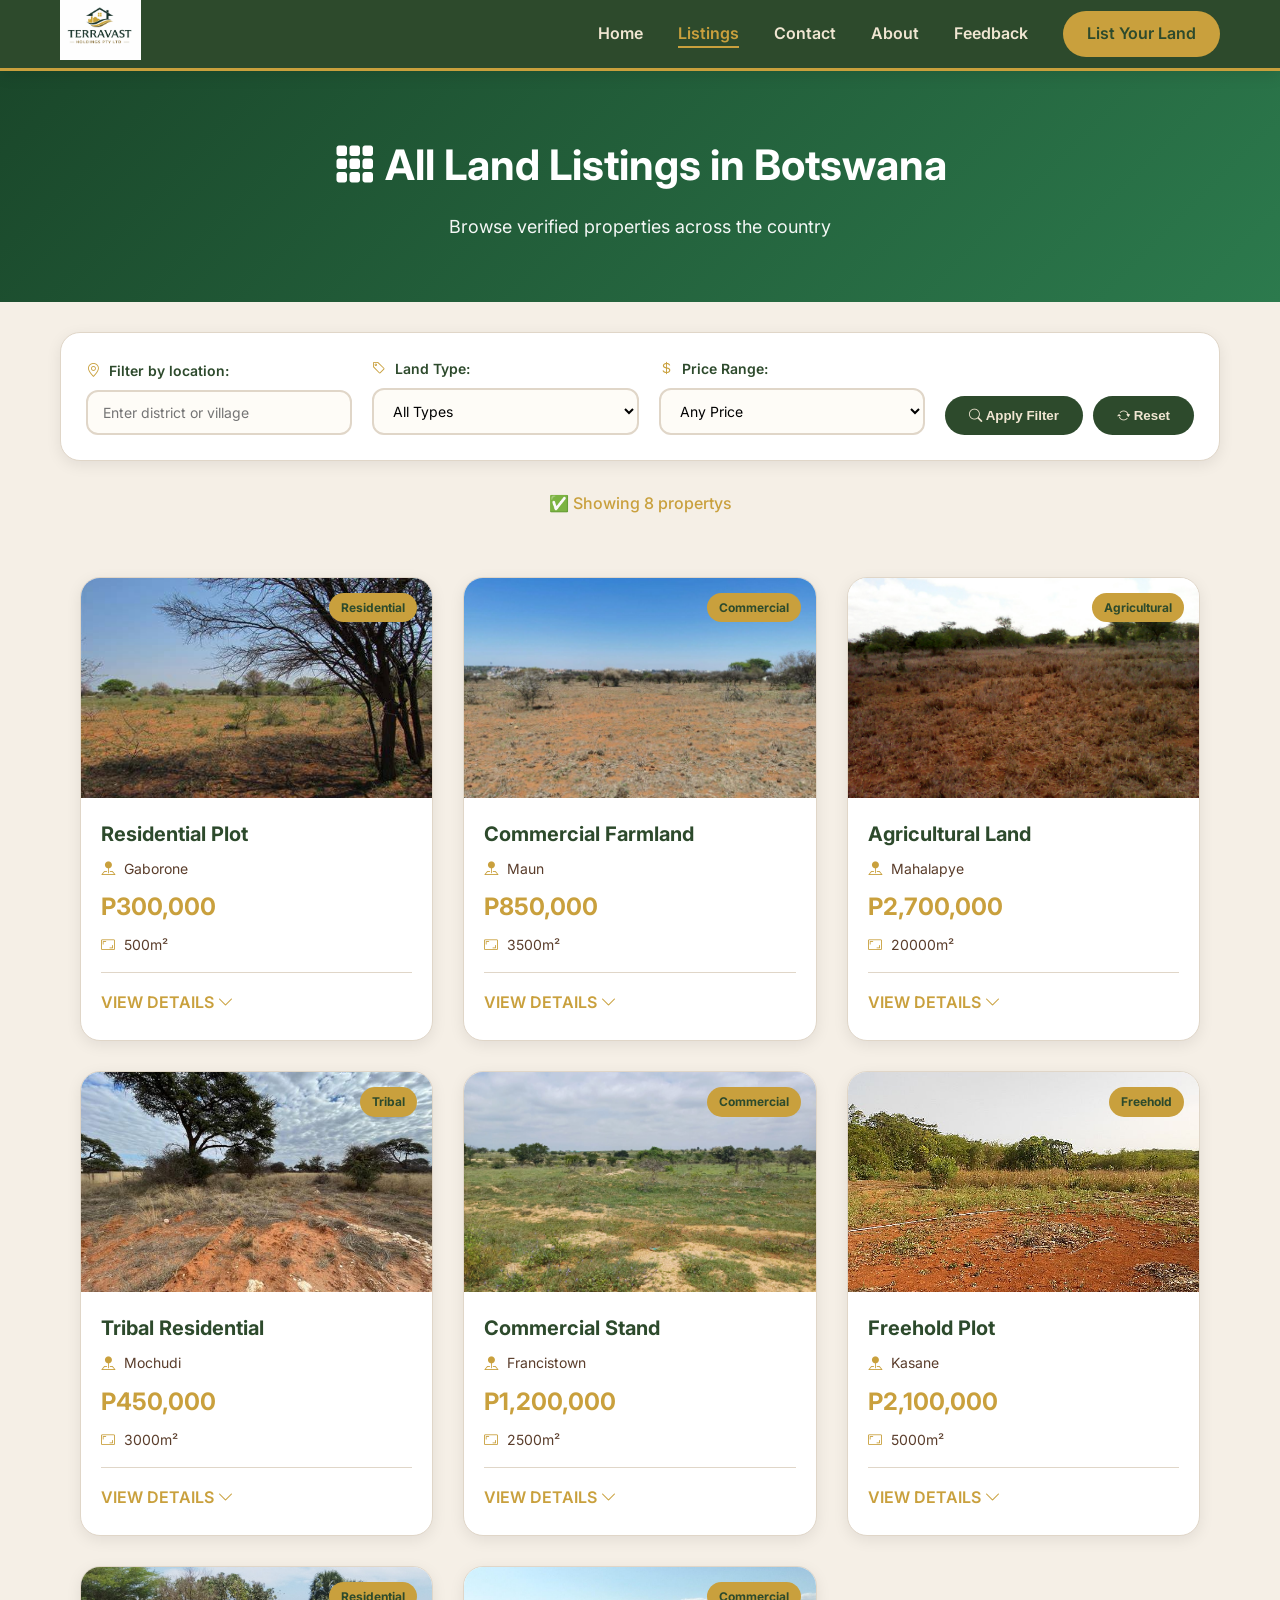
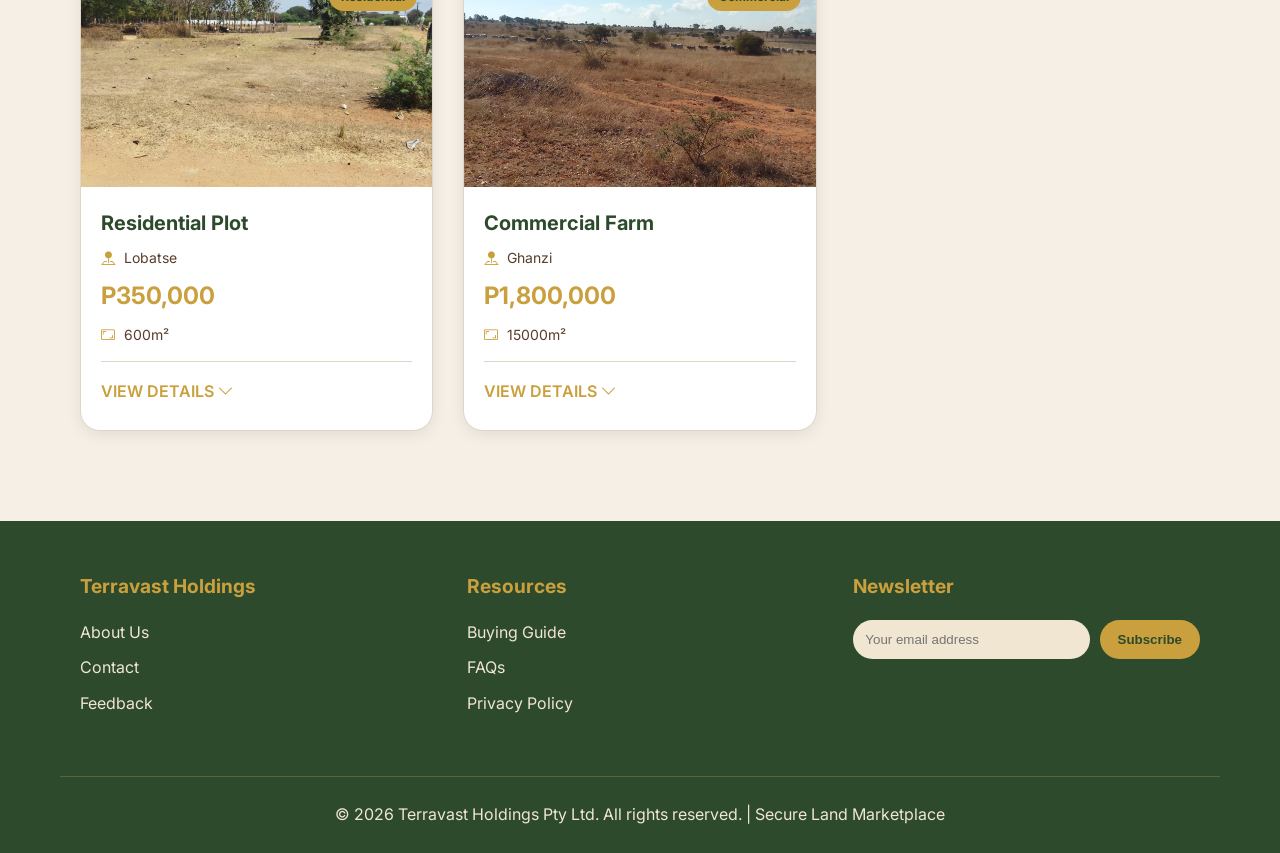
<file: listings.html>
<!DOCTYPE html>
<html lang="en">
<head>
    <meta charset="UTF-8">
    <meta name="viewport" content="width=device-width, initial-scale=1.0, viewport-fit=cover">
    <title>Terravast - All Land Listings in Botswana</title>
    <link href="https://fonts.googleapis.com/css2?family=Inter:opsz,wght@14..32,300;400;500;600;700;800&display=swap" rel="stylesheet">
    <link rel="stylesheet" href="https://cdn.jsdelivr.net/npm/bootstrap-icons@1.11.3/font/bootstrap-icons.min.css">
    <link rel="stylesheet" href="style.css">
    <style>
        /* Additional inline styles for listings page */
        .listings-hero {
            background: linear-gradient(135deg, #1a472a, #2c7a4d);
            color: white;
            padding: 60px 0;
            text-align: center;
        }
        
        .listings-hero h1 {
            font-size: 42px;
            margin-bottom: 15px;
        }
        
        .listings-hero p {
            font-size: 18px;
            opacity: 0.95;
        }
        
        .filter-bar {
            background: white;
            border-radius: 20px;
            padding: 25px;
            margin: 30px 0;
            display: flex;
            flex-wrap: wrap;
            gap: 20px;
            align-items: flex-end;
            box-shadow: 0 4px 15px rgba(0, 0, 0, 0.08);
            border: 1px solid #e0d6c8;
        }
        
        .filter-group {
            flex: 1;
            min-width: 180px;
        }
        
        .filter-group label {
            display: block;
            font-weight: 600;
            margin-bottom: 8px;
            color: #2d4a2c;
            font-size: 14px;
        }
        
        .filter-group label i {
            color: #c9a03d;
            margin-right: 5px;
        }
        
        .filter-group input,
        .filter-group select {
            width: 100%;
            padding: 12px 15px;
            border: 2px solid #e0d6c8;
            border-radius: 12px;
            font-size: 14px;
            font-family: 'Inter', sans-serif;
            transition: all 0.3s;
            background: #fefcf7;
        }
        
        .filter-group input:focus,
        .filter-group select:focus {
            outline: none;
            border-color: #c9a03d;
            box-shadow: 0 0 0 3px rgba(201, 160, 61, 0.2);
        }
        
        .filter-buttons {
            display: flex;
            gap: 10px;
        }
        
        .btn-filter {
            background: #2d4a2c;
            color: white;
            border: none;
            padding: 12px 25px;
            border-radius: 40px;
            cursor: pointer;
            font-weight: 600;
            transition: all 0.3s;
        }
        
        .btn-filter:hover {
            background: #c9a03d;
            color: #2d4a2c;
            transform: translateY(-2px);
        }
        
        .btn-reset {
            background: #e2e8f0;
            color: #5a3d2b;
            border: none;
            padding: 12px 25px;
            border-radius: 40px;
            cursor: pointer;
            font-weight: 600;
            transition: all 0.3s;
        }
        
        .btn-reset:hover {
            background: #cbd5e1;
        }
        
        .results-count {
            margin-bottom: 20px;
            font-weight: 500;
            color: #c9a03d;
            text-align: center;
        }
        
        .listings-grid {
            display: grid;
            grid-template-columns: repeat(auto-fill, minmax(350px, 1fr));
            gap: 30px;
            margin-bottom: 50px;
        }
        
        .listing-card {
            background: white;
            border-radius: 20px;
            overflow: hidden;
            box-shadow: 0 4px 15px rgba(0, 0, 0, 0.08);
            transition: transform 0.3s, box-shadow 0.3s;
            border: 1px solid #e0d6c8;
        }
        
        .listing-card:hover {
            transform: translateY(-5px);
            box-shadow: 0 12px 25px rgba(0, 0, 0, 0.15);
        }
        
        .card-image {
            position: relative;
            height: 220px;
            overflow: hidden;
            background: linear-gradient(135deg, #c9a03d, #2d4a2c);
        }
        
        .card-image img {
            width: 100%;
            height: 100%;
            object-fit: cover;
            transition: transform 0.3s;
        }
        
        .listing-card:hover .card-image img {
            transform: scale(1.05);
        }
        
        .card-badge {
            position: absolute;
            top: 15px;
            right: 15px;
            background: #c9a03d;
            color: #2d4a2c;
            padding: 5px 12px;
            border-radius: 20px;
            font-size: 12px;
            font-weight: 700;
        }
        
        .card-content {
            padding: 20px;
        }
        
        .card-content h3 {
            font-size: 20px;
            margin-bottom: 8px;
            color: #2d4a2c;
        }
        
        .card-location {
            color: #5a3d2b;
            font-size: 14px;
            margin-bottom: 8px;
        }
        
        .card-location i {
            color: #c9a03d;
            margin-right: 5px;
        }
        
        .card-price {
            font-size: 24px;
            font-weight: 700;
            color: #c9a03d;
            margin-bottom: 8px;
        }
        
        .card-size {
            color: #5a3d2b;
            font-size: 14px;
            margin-bottom: 15px;
        }
        
        .card-size i {
            margin-right: 5px;
            color: #c9a03d;
        }
        
        .card-details {
            margin-top: 10px;
            border-top: 1px solid #e0d6c8;
            padding-top: 12px;
        }
        
        .card-details summary {
            cursor: pointer;
            font-weight: 600;
            color: #c9a03d;
            padding: 5px 0;
            list-style: none;
        }
        
        .card-details summary::-webkit-details-marker {
            display: none;
        }
        
        .card-details summary:hover {
            color: #b8892e;
        }
        
        .card-details p {
            margin: 12px 0;
            line-height: 1.6;
            color: #5a3d2b;
        }
        
        .inquiry-link {
            display: inline-block;
            margin-top: 10px;
            color: #2d4a2c;
            text-decoration: none;
            font-weight: 600;
            background: #f5efe6;
            padding: 8px 16px;
            border-radius: 40px;
            transition: all 0.3s;
        }
        
        .inquiry-link:hover {
            background: #c9a03d;
            color: white;
            text-decoration: none;
        }
        
        .no-results {
            text-align: center;
            padding: 60px;
            background: white;
            border-radius: 20px;
            border: 1px solid #e0d6c8;
        }
        
        .no-results i {
            font-size: 48px;
            color: #c9a03d;
            margin-bottom: 15px;
        }
        
        .no-results h3 {
            color: #2d4a2c;
            margin-bottom: 10px;
        }
        
        .no-results p {
            color: #5a3d2b;
        }
        
        @media (max-width: 768px) {
            .listings-hero h1 {
                font-size: 28px;
            }
            
            .listings-hero p {
                font-size: 16px;
            }
            
            .filter-bar {
                flex-direction: column;
                padding: 20px;
            }
            
            .filter-buttons {
                width: 100%;
            }
            
            .filter-buttons button {
                flex: 1;
            }
            
            .listings-grid {
                grid-template-columns: 1fr;
                gap: 20px;
            }
            
            .card-content h3 {
                font-size: 18px;
            }
            
            .card-price {
                font-size: 20px;
            }
        }
        
        @media (max-width: 480px) {
            .listings-hero {
                padding: 40px 0;
            }
            
            .listings-hero h1 {
                font-size: 24px;
            }
            
            .filter-group {
                min-width: 100%;
            }
            
            .filter-buttons {
                flex-direction: column;
                gap: 10px;
            }
            
            .btn-filter, .btn-reset {
                width: 100%;
            }
        }
    </style>
</head>
<body>

<header class="header">
    <div class="header-container">
        <button class="hamburger-menu" onclick="toggleMobileMenu()" aria-label="Menu">
            <span></span>
            <span></span>
            <span></span>
        </button>
        
        <a href="index.html" class="logo">
            <img src="images/logo.jpeg" alt="Terravast Logo" class="logo-img" onerror="this.src='https://via.placeholder.com/150x60?text=Terravast'">
        </a>
        
        <div class="nav-wrapper">
            <ul class="nav-menu">
                <li><a href="index.html">Home</a></li>
                <li><a href="listings.html" class="active">Listings</a></li>
                <li><a href="contact.html">Contact</a></li>
                <li><a href="about.html">About</a></li>
                <li><a href="feedback.html">Feedback</a></li>
                <li class="list-land-btn"><a href="listyourlandform.html" class="btn-primary">List Your Land</a></li>
            </ul>
        </div>
    </div>
    <div class="menu-overlay" onclick="closeMobileMenu()"></div>
</header>

<main>
    <section class="listings-hero">
        <div class="container">
            <h1><i class="bi bi-grid-3x3-gap-fill"></i> All Land Listings in Botswana</h1>
            <p>Browse verified properties across the country</p>
        </div>
    </section>

    <div class="container">
        <!-- Filter Bar -->
        <div class="filter-bar">
            <div class="filter-group">
                <label><i class="bi bi-geo-alt"></i> Filter by location:</label>
                <input type="text" id="filterLocationInput" placeholder="Enter district or village">
            </div>
            <div class="filter-group">
                <label><i class="bi bi-tag"></i> Land Type:</label>
                <select id="filterTypeSelect">
                    <option value="all">All Types</option>
                    <option value="Residential">Residential</option>
                    <option value="Commercial">Commercial</option>
                    <option value="Agricultural">Agricultural</option>
                    <option value="Tribal">Tribal Land</option>
                    <option value="Freehold">Freehold</option>
                </select>
            </div>
            <div class="filter-group">
                <label><i class="bi bi-currency-dollar"></i> Price Range:</label>
                <select id="filterPriceSelect">
                    <option value="any">Any Price</option>
                    <option value="0-300000">Under P300,000</option>
                    <option value="300001-600000">P300k - P600k</option>
                    <option value="600001-1000000">P600k - P1M</option>
                    <option value="1000001+">P1M+</option>
                </select>
            </div>
            <div class="filter-buttons">
                <button type="button" class="btn-filter" onclick="filterListings()">
                    <i class="bi bi-search"></i> Apply Filter
                </button>
                <button type="button" class="btn-reset" onclick="resetFilters()">
                    <i class="bi bi-arrow-repeat"></i> Reset
                </button>
            </div>
        </div>
        
        <div id="resultsCount" class="results-count"></div>

        <!-- Listings Grid - Cards Layout -->
        <div class="listings-grid" id="listingsGrid">
            <!-- Property cards will be populated here by JavaScript -->
        </div>
    </div>
</main>

<footer>
    <div class="container">
        <div class="footer-content">
            <div class="footer-section">
                <h4>Terravast Holdings</h4>
                <ul>
                    <li><a href="about.html">About Us</a></li>
                    <li><a href="contact.html">Contact</a></li>
                    <li><a href="feedback.html">Feedback</a></li>
                </ul>
            </div>
            <div class="footer-section">
                <h4>Resources</h4>
                <ul>
                    <li><a href="#">Buying Guide</a></li>
                    <li><a href="#">FAQs</a></li>
                    <li><a href="#">Privacy Policy</a></li>
                </ul>
            </div>
            <div class="footer-section">
                <h4>Newsletter</h4>
                <div class="newsletter-form">
                    <input type="email" id="newsletterEmail" placeholder="Your email address">
                    <button onclick="subscribeNewsletter(this)">Subscribe</button>
                </div>
            </div>
        </div>
        <div class="footer-bottom">
            <p>&copy; 2026 Terravast Holdings Pty Ltd. All rights reserved. | Secure Land Marketplace</p>
        </div>
    </div>
</footer>

<!-- Acknowledgement Modal -->
<div id="acknowledgementModal" class="modal" style="display: none;">
    <div class="modal-content">
        <i class="bi bi-check-circle-fill"></i>
        <h2>Thank You!</h2>
        <p id="modalMessage"></p>
        <button onclick="closeModal()">Close</button>
    </div>
</div>

<script src="script.js"></script>

<script>
    // Property Data - All listings
    const listingsData = [
        { id: 1, title: "Residential Plot", location: "Gaborone", price: 300000, size: "500m²", type: "Residential", img: "images/Gaborone.jpg", desc: "A plot located in a good location in Gaborone, surrounded by G-north estates ensuring safety for residents, freehold. Contact: 📞 +267 71 234 567" },
        { id: 2, title: "Commercial Farmland", location: "Maun", price: 850000, size: "3500m²", type: "Commercial", img: "images/Maun.jpg", desc: "A plot located in a good location in Maun, with access to water and infrastructure. Contact: 📞 +267 74 223 763" },
        { id: 3, title: "Agricultural Land", location: "Mahalapye", price: 2700000, size: "20000m²", type: "Agricultural", img: "images/Mahalapye.jpg", desc: "Fertile soil, fenced, water rights. Contact: 📞 +267 71 506 870" },
        { id: 4, title: "Tribal Residential", location: "Mochudi", price: 450000, size: "3000m²", type: "Tribal", img: "images/Mochudi.jpg", desc: "Tribal land, services available. Contact: 📞 +267 71 631 517" },
        { id: 5, title: "Commercial Stand", location: "Francistown", price: 1200000, size: "2500m²", type: "Commercial", img: "images/Francistown.jpg", desc: "High visibility, commercial zone. Contact: 📞 +267 76 760 666" },
        { id: 6, title: "Freehold Plot", location: "Kasane", price: 2100000, size: "5000m²", type: "Freehold", img: "images/Kasane.jpg", desc: "Near Chobe, tourism potential. Contact: 📞 +267 74 620 444" },
        { id: 7, title: "Residential Plot", location: "Lobatse", price: 350000, size: "600m²", type: "Residential", img: "images/Lobatse.jpg", desc: "Quiet area, affordable. Contact: 📞 +267 76 750 167" },
        { id: 8, title: "Commercial Farm", location: "Ghanzi", price: 1800000, size: "15000m²", type: "Commercial", img: "images/Ghanzi.jpg", desc: "Cattle/game farming, borehole. Contact: 📞 +267 77 217 480" }
    ];

    // Function to format price
    function formatPrice(price) {
        return "P" + price.toLocaleString();
    }

    // Function to render listing cards
    function renderListings(listings) {
        const grid = document.getElementById('listingsGrid');
        const resultsSpan = document.getElementById('resultsCount');
        
        if (!grid) return;
        
        if (listings.length === 0) {
            grid.innerHTML = '<div class="no-results"><i class="bi bi-search-heart"></i><h3>No matching properties</h3><p>Try adjusting your filters</p></div>';
            if (resultsSpan) resultsSpan.innerHTML = 'Showing 0 properties';
            return;
        }
        
        if (resultsSpan) resultsSpan.innerHTML = `✅ Showing ${listings.length} property${listings.length !== 1 ? 's' : ''}`;
        
        grid.innerHTML = listings.map(property => `
            <article class="listing-card">
                <div class="card-image">
                    <img src="${property.img}" alt="${property.title} in ${property.location}" onerror="this.src='https://placehold.co/600x400/e8dcc8/2d4a2c?text=Land+Image'">
                    <span class="card-badge">${property.type}</span>
                </div>
                <div class="card-content">
                    <h3>${property.title}</h3>
                    <div class="card-location">
                        <i class="bi bi-pin-map-fill"></i> ${property.location}
                    </div>
                    <div class="card-price">${formatPrice(property.price)}</div>
                    <div class="card-size"><i class="bi bi-aspect-ratio"></i> ${property.size}</div>
                    <details class="card-details">
                        <summary>VIEW DETAILS <i class="bi bi-chevron-down"></i></summary>
                        <p>${property.desc}</p>
                        <a href="contact.html" class="inquiry-link">Request Info <i class="bi bi-send"></i></a>
                    </details>
                </div>
            </article>
        `).join('');
    }

    // Filter function
    function filterListings() {
        const locationVal = document.getElementById('filterLocationInput')?.value.toLowerCase().trim() || '';
        const typeVal = document.getElementById('filterTypeSelect')?.value || 'all';
        const priceVal = document.getElementById('filterPriceSelect')?.value || 'any';
        
        const filtered = listingsData.filter(property => {
            let match = true;
            
            // Location filter
            if (locationVal && !property.location.toLowerCase().includes(locationVal)) {
                match = false;
            }
            
            // Type filter
            if (typeVal !== 'all' && property.type !== typeVal) {
                match = false;
            }
            
            // Price filter
            if (priceVal !== 'any') {
                if (priceVal === '0-300000' && property.price > 300000) match = false;
                else if (priceVal === '300001-600000' && (property.price < 300001 || property.price > 600000)) match = false;
                else if (priceVal === '600001-1000000' && (property.price < 600001 || property.price > 1000000)) match = false;
                else if (priceVal === '1000001+' && property.price < 1000001) match = false;
            }
            
            return match;
        });
        
        renderListings(filtered);
    }

    // Reset filters function
    function resetFilters() {
        const locationInput = document.getElementById('filterLocationInput');
        const typeSelect = document.getElementById('filterTypeSelect');
        const priceSelect = document.getElementById('filterPriceSelect');
        
        if (locationInput) locationInput.value = '';
        if (typeSelect) typeSelect.value = 'all';
        if (priceSelect) priceSelect.value = 'any';
        
        renderListings(listingsData);
    }

    // Mobile menu functions
    function toggleMobileMenu() {
        const navWrapper = document.querySelector('.nav-wrapper');
        const hamburger = document.querySelector('.hamburger-menu');
        const overlay = document.querySelector('.menu-overlay');
        
        if (navWrapper) {
            navWrapper.classList.toggle('active');
            if (hamburger) hamburger.classList.toggle('active');
            if (overlay) overlay.classList.toggle('active');
            document.body.style.overflow = navWrapper.classList.contains('active') ? 'hidden' : '';
        }
    }
    
    function closeMobileMenu() {
        const navWrapper = document.querySelector('.nav-wrapper');
        const hamburger = document.querySelector('.hamburger-menu');
        const overlay = document.querySelector('.menu-overlay');
        
        if (navWrapper) {
            navWrapper.classList.remove('active');
            if (hamburger) hamburger.classList.remove('active');
            if (overlay) overlay.classList.remove('active');
            document.body.style.overflow = '';
        }
    }

    // Initialize page
    document.addEventListener('DOMContentLoaded', function() {
        renderListings(listingsData);
        
        // Add enter key support for location input
        const locationInput = document.getElementById('filterLocationInput');
        if (locationInput) {
            locationInput.addEventListener('keypress', function(e) {
                if (e.key === 'Enter') {
                    filterListings();
                }
            });
        }
        
        // Close menu when clicking on nav links
        document.querySelectorAll('.nav-menu a').forEach(link => {
            link.addEventListener('click', closeMobileMenu);
        });
    });
    
    // Make functions global
    window.filterListings = filterListings;
    window.resetFilters = resetFilters;
    window.toggleMobileMenu = toggleMobileMenu;
    window.closeMobileMenu = closeMobileMenu;
</script>

</body>
</html>
</file>
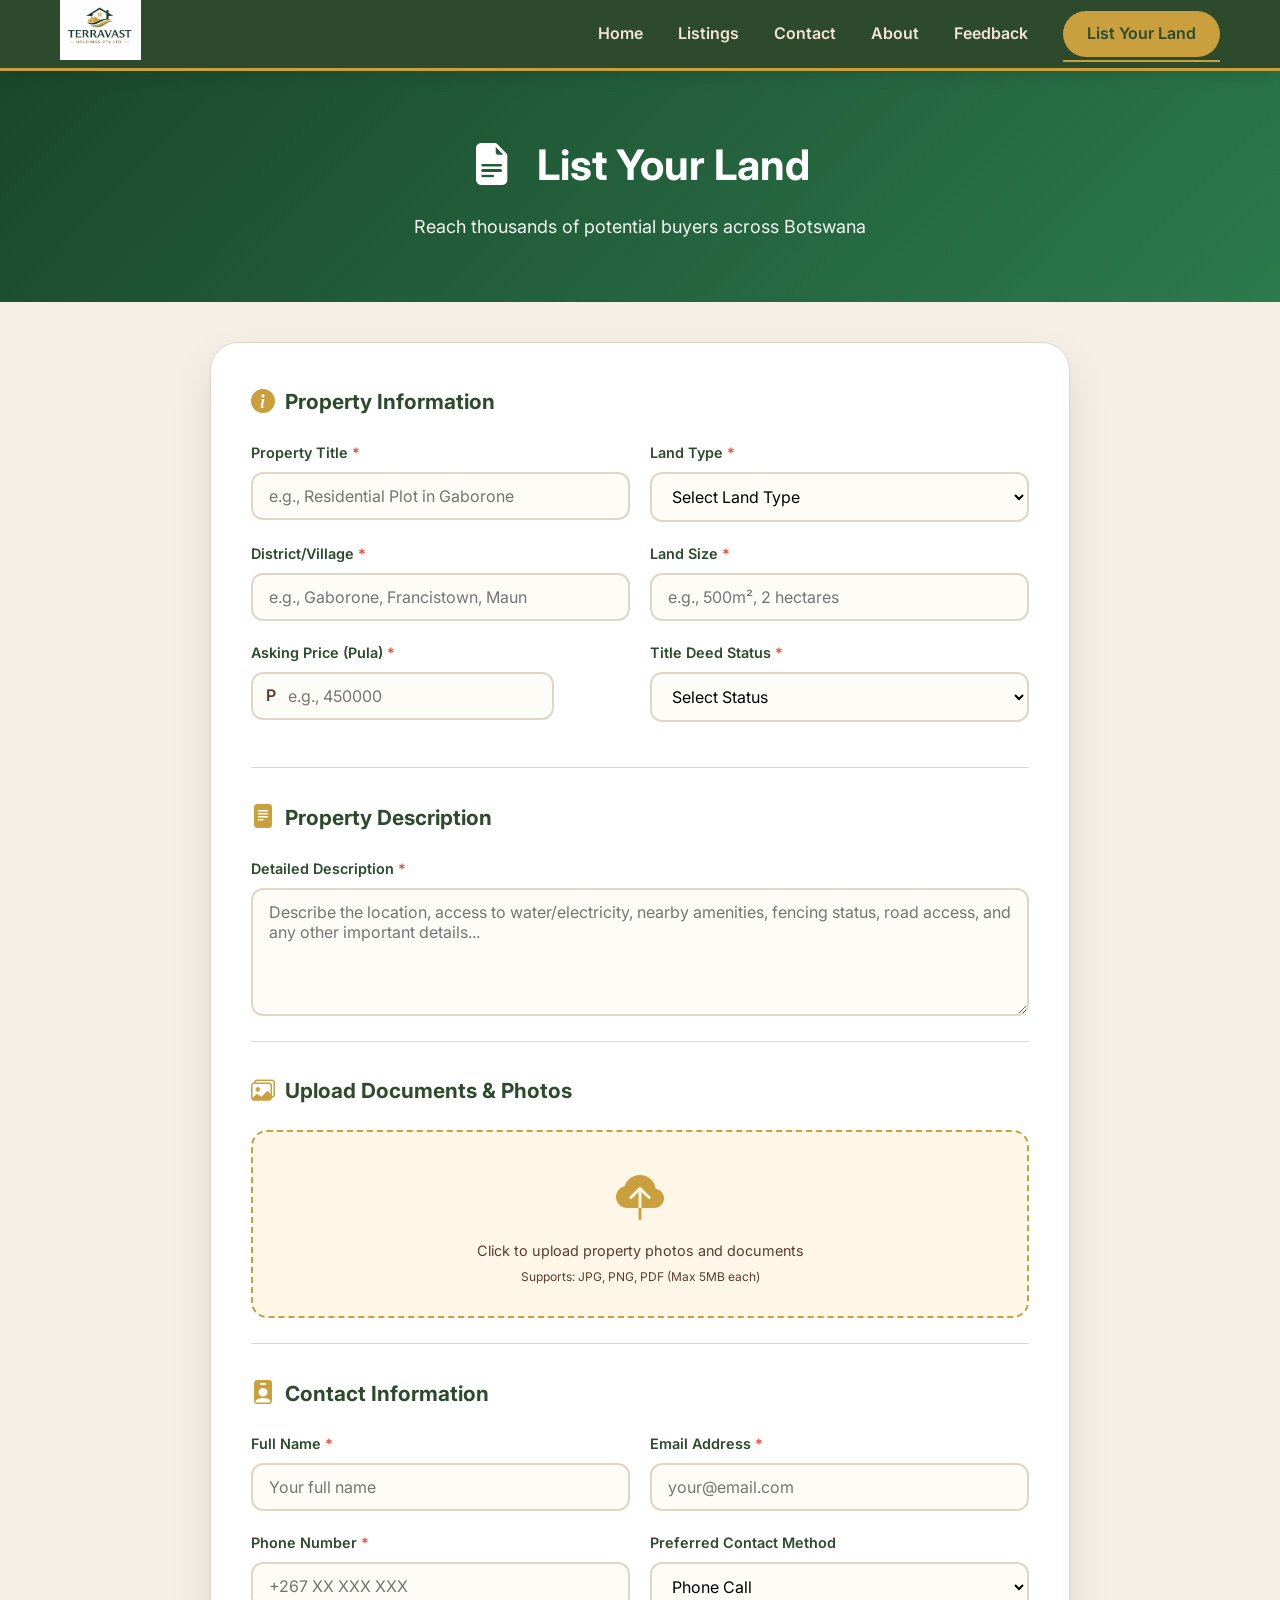
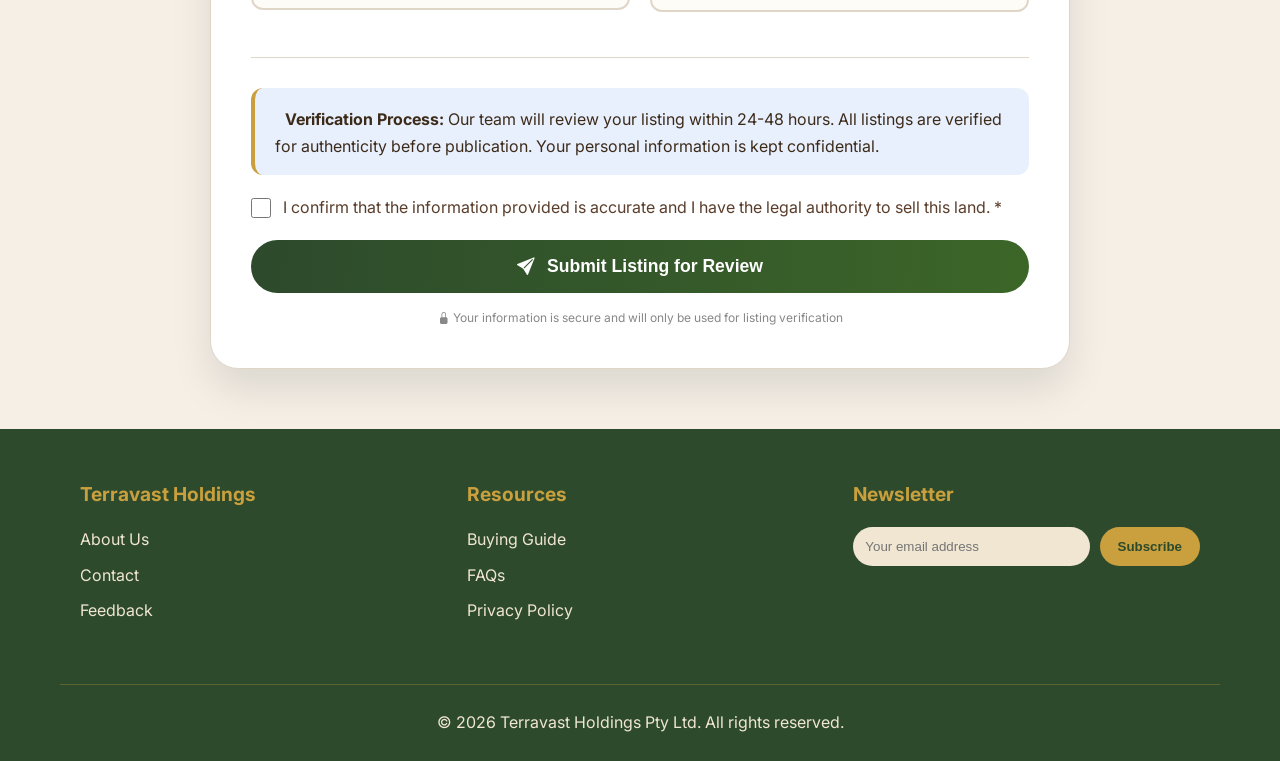
<file: listyourlandform.html>
<!DOCTYPE html>
<html lang="en">
<head>
    <meta charset="UTF-8">
    <meta name="viewport" content="width=device-width, initial-scale=1.0, viewport-fit=cover">
    <title>List Your Land - Terravast | Sell Your Property in Botswana</title>
    <link href="https://fonts.googleapis.com/css2?family=Inter:opsz,wght@14..32,300;400;500;600;700;800&display=swap" rel="stylesheet">
    <link rel="stylesheet" href="https://cdn.jsdelivr.net/npm/bootstrap-icons@1.11.3/font/bootstrap-icons.min.css">
    <link rel="stylesheet" href="style.css">
    <style>
        /* Additional styles specific to List Your Land page */
        .list-land-hero {
            background: linear-gradient(135deg, #1a472a, #2c7a4d);
            color: white;
            padding: 60px 0;
            text-align: center;
            margin-bottom: 40px;
        }
        
        .list-land-hero h1 {
            font-size: 42px;
            margin-bottom: 15px;
        }
        
        .list-land-hero h1 i {
            margin-right: 15px;
        }
        
        .list-land-hero p {
            font-size: 18px;
            opacity: 0.95;
        }
        
        .form-container {
            max-width: 900px;
            margin: 0 auto 60px;
            padding: 0 20px;
        }
        
        .listing-form-card {
            background: white;
            border-radius: 28px;
            padding: 40px;
            box-shadow: 0 20px 40px rgba(0, 0, 0, 0.1);
            border: 1px solid #e0d6c8;
        }
        
        .form-section {
            margin-bottom: 30px;
            padding-bottom: 25px;
            border-bottom: 1px solid #e0d6c8;
        }
        
        .form-section:last-child {
            border-bottom: none;
            margin-bottom: 0;
            padding-bottom: 0;
        }
        
        .form-section h3 {
            color: #2d4a2c;
            margin-bottom: 20px;
            font-size: 1.3rem;
            display: flex;
            align-items: center;
            gap: 10px;
        }
        
        .form-section h3 i {
            color: #c9a03d;
            font-size: 1.5rem;
        }
        
        .form-row {
            display: grid;
            grid-template-columns: repeat(auto-fit, minmax(250px, 1fr));
            gap: 20px;
            margin-bottom: 20px;
        }
        
        .form-group {
            display: flex;
            flex-direction: column;
        }
        
        .form-group label {
            font-weight: 600;
            color: #2d4a2c;
            margin-bottom: 8px;
            font-size: 0.9rem;
        }
        
        .form-group label .required {
            color: #e74c3c;
        }
        
        .form-group input,
        .form-group select,
        .form-group textarea {
            padding: 12px 16px;
            border: 2px solid #e0d6c8;
            border-radius: 12px;
            font-family: 'Inter', sans-serif;
            font-size: 1rem;
            transition: all 0.3s;
            background: #fefcf7;
        }
        
        .form-group input:focus,
        .form-group select:focus,
        .form-group textarea:focus {
            outline: none;
            border-color: #c9a03d;
            box-shadow: 0 0 0 3px rgba(201, 160, 61, 0.2);
            background: white;
        }
        
        .price-input-group {
            position: relative;
        }
        
        .price-input-group::before {
            content: "P";
            position: absolute;
            left: 15px;
            top: 50%;
            transform: translateY(-50%);
            color: #5a3d2b;
            font-weight: 600;
            z-index: 1;
        }
        
        .price-input-group input {
            padding-left: 35px;
        }
        
        .file-upload-area {
            border: 2px dashed #c9a03d;
            border-radius: 16px;
            padding: 30px;
            text-align: center;
            background: #fef7e8;
            cursor: pointer;
            transition: all 0.3s;
        }
        
        .file-upload-area:hover {
            background: #fef0dd;
            border-color: #b8892e;
        }
        
        .file-upload-area i {
            font-size: 48px;
            color: #c9a03d;
            margin-bottom: 10px;
        }
        
        .file-upload-area p {
            color: #5a3d2b;
            font-size: 0.9rem;
        }
        
        .file-upload-area small {
            color: #888;
        }
        
        .file-list {
            margin-top: 15px;
            padding: 10px;
            background: #f5efe6;
            border-radius: 12px;
            display: none;
        }
        
        .file-list.active {
            display: block;
        }
        
        .file-item {
            display: flex;
            justify-content: space-between;
            align-items: center;
            padding: 8px 12px;
            background: white;
            border-radius: 8px;
            margin-bottom: 8px;
        }
        
        .file-item i {
            color: #2d4a2c;
            margin-right: 8px;
        }
        
        .remove-file {
            color: #e74c3c;
            cursor: pointer;
            background: none;
            border: none;
            font-size: 18px;
            padding: 0 5px;
        }
        
        .checkbox-group {
            display: flex;
            align-items: center;
            gap: 12px;
            margin: 20px 0;
            flex-wrap: wrap;
        }
        
        .checkbox-group input {
            width: 20px;
            height: 20px;
            cursor: pointer;
            accent-color: #c9a03d;
        }
        
        .checkbox-group label {
            color: #5a3d2b;
            cursor: pointer;
        }
        
        .info-box {
            background: #e8f0fe;
            border-left: 4px solid #c9a03d;
            padding: 15px 20px;
            border-radius: 12px;
            margin: 20px 0;
        }
        
        .info-box i {
            color: #c9a03d;
            margin-right: 10px;
            font-size: 1.2rem;
        }
        
        .submit-btn {
            background: linear-gradient(95deg, #2d4a2c 0%, #3c6628 100%);
            color: white;
            padding: 16px 32px;
            border-radius: 50px;
            font-weight: 800;
            font-size: 1.1rem;
            border: none;
            width: 100%;
            transition: all 0.3s;
            display: flex;
            align-items: center;
            justify-content: center;
            gap: 12px;
            cursor: pointer;
            margin-top: 20px;
        }
        
        .submit-btn:hover {
            background: linear-gradient(95deg, #c9a03d 0%, #b8860b 100%);
            color: #1e3a1d;
            transform: translateY(-3px);
            box-shadow: 0 12px 22px -8px rgba(45, 74, 44, 0.4);
        }
        
        @media (max-width: 768px) {
            .list-land-hero h1 {
                font-size: 28px;
            }
            
            .list-land-hero p {
                font-size: 16px;
            }
            
            .listing-form-card {
                padding: 25px;
            }
            
            .form-row {
                grid-template-columns: 1fr;
                gap: 15px;
            }
            
            .form-section h3 {
                font-size: 1.2rem;
            }
            
            .file-upload-area {
                padding: 20px;
            }
            
            .file-upload-area i {
                font-size: 36px;
            }
            
            .checkbox-group {
                align-items: flex-start;
            }
        }
        
        @media (max-width: 480px) {
            .listing-form-card {
                padding: 20px;
            }
            
            .submit-btn {
                padding: 14px 20px;
                font-size: 1rem;
            }
        }
    </style>
</head>
<body>

<header class="header">
    <div class="header-container">
        <button class="hamburger-menu" onclick="toggleMobileMenu()" aria-label="Menu">
            <span></span>
            <span></span>
            <span></span>
        </button>
        
        <a href="index.html" class="logo">
            <img src="images/logo.jpeg" alt="Terravast Logo" class="logo-img" onerror="this.src='https://via.placeholder.com/150x60?text=Terravast'">
        </a>
        
        <div class="nav-wrapper">
            <ul class="nav-menu">
                <li><a href="index.html">Home</a></li>
                <li><a href="listings.html">Listings</a></li>
                <li><a href="contact.html">Contact</a></li>
                <li><a href="about.html">About</a></li>
                <li><a href="feedback.html">Feedback</a></li>
                <li class="list-land-btn"><a href="listyourlandform.html" class="btn-primary active">List Your Land</a></li>
            </ul>
        </div>
    </div>
    <div class="menu-overlay" onclick="closeMobileMenu()"></div>
</header>

<main>
    <section class="list-land-hero">
        <div class="container">
            <h1><i class="bi bi-file-earmark-text-fill"></i> List Your Land</h1>
            <p>Reach thousands of potential buyers across Botswana</p>
        </div>
    </section>

    <div class="form-container">
        <div class="listing-form-card">
            <form id="landListingForm" onsubmit="return handleLandListingSubmit(event)">
                <!-- Property Information Section -->
                <div class="form-section">
                    <h3><i class="bi bi-info-circle-fill"></i> Property Information</h3>
                    
                    <div class="form-row">
                        <div class="form-group">
                            <label>Property Title <span class="required">*</span></label>
                            <input type="text" id="propertyTitle" name="title" placeholder="e.g., Residential Plot in Gaborone" required>
                        </div>
                        <div class="form-group">
                            <label>Land Type <span class="required">*</span></label>
                            <select id="landType" name="type" required>
                                <option value="">Select Land Type</option>
                                <option value="Residential">Residential</option>
                                <option value="Commercial">Commercial</option>
                                <option value="Agricultural">Agricultural</option>
                                <option value="Tribal">Tribal Land</option>
                                <option value="Freehold">Freehold</option>
                            </select>
                        </div>
                    </div>
                    
                    <div class="form-row">
                        <div class="form-group">
                            <label>District/Village <span class="required">*</span></label>
                            <input type="text" id="propertyLocation" name="location" placeholder="e.g., Gaborone, Francistown, Maun" required>
                        </div>
                        <div class="form-group">
                            <label>Land Size <span class="required">*</span></label>
                            <input type="text" id="propertySize" name="size" placeholder="e.g., 500m², 2 hectares" required>
                        </div>
                    </div>
                    
                    <div class="form-row">
                        <div class="form-group">
                            <label>Asking Price (Pula) <span class="required">*</span></label>
                            <div class="price-input-group">
                                <input type="number" id="propertyPrice" name="price" placeholder="e.g., 450000" required>
                            </div>
                        </div>
                        <div class="form-group">
                            <label>Title Deed Status <span class="required">*</span></label>
                            <select id="titleStatus" name="titleStatus" required>
                                <option value="">Select Status</option>
                                <option value="Freehold">Freehold (Registered)</option>
                                <option value="Tribal">Tribal Land Certificate</option>
                                <option value="Customary">Customary Rights</option>
                                <option value="Leasehold">Leasehold</option>
                            </select>
                        </div>
                    </div>
                </div>
                
                <!-- Property Description Section -->
                <div class="form-section">
                    <h3><i class="bi bi-file-text-fill"></i> Property Description</h3>
                    <div class="form-group">
                        <label>Detailed Description <span class="required">*</span></label>
                        <textarea id="propertyDescription" name="description" rows="5" placeholder="Describe the location, access to water/electricity, nearby amenities, fencing status, road access, and any other important details..." required></textarea>
                    </div>
                </div>
                
                <!-- Upload Documents Section -->
                <div class="form-section">
                    <h3><i class="bi bi-images"></i> Upload Documents & Photos</h3>
                    <div class="file-upload-area" onclick="document.getElementById('fileInput').click()">
                        <i class="bi bi-cloud-upload-fill"></i>
                        <p>Click to upload property photos and documents</p>
                        <p style="font-size: 12px; margin-top: 5px;">Supports: JPG, PNG, PDF (Max 5MB each)</p>
                    </div>
                    <input type="file" id="fileInput" multiple style="display: none;" accept="image/*,.pdf">
                    <div id="fileList" class="file-list"></div>
                </div>
                
                <!-- Contact Information Section -->
                <div class="form-section">
                    <h3><i class="bi bi-person-badge-fill"></i> Contact Information</h3>
                    
                    <div class="form-row">
                        <div class="form-group">
                            <label>Full Name <span class="required">*</span></label>
                            <input type="text" id="sellerName" name="sellerName" placeholder="Your full name" required>
                        </div>
                        <div class="form-group">
                            <label>Email Address <span class="required">*</span></label>
                            <input type="email" id="sellerEmail" name="sellerEmail" placeholder="your@email.com" required>
                        </div>
                    </div>
                    
                    <div class="form-row">
                        <div class="form-group">
                            <label>Phone Number <span class="required">*</span></label>
                            <input type="tel" id="sellerPhone" name="sellerPhone" placeholder="+267 XX XXX XXX" required>
                        </div>
                        <div class="form-group">
                            <label>Preferred Contact Method</label>
                            <select id="contactMethod" name="contactMethod">
                                <option value="phone">Phone Call</option>
                                <option value="email">Email</option>
                                <option value="whatsapp">WhatsApp</option>
                            </select>
                        </div>
                    </div>
                </div>
                
                <!-- Info Box -->
                <div class="info-box">
                    <i class="bi bi-shield-check-fill"></i>
                    <strong>Verification Process:</strong> Our team will review your listing within 24-48 hours. All listings are verified for authenticity before publication. Your personal information is kept confidential.
                </div>
                
                <!-- Terms and Conditions -->
                <div class="checkbox-group">
                    <input type="checkbox" id="termsCheckbox" required>
                    <label for="termsCheckbox">I confirm that the information provided is accurate and I have the legal authority to sell this land. <span class="required">*</span></label>
                </div>
                
                <!-- Submit Button -->
                <button type="submit" class="submit-btn">
                    <i class="bi bi-send-fill"></i> Submit Listing for Review
                </button>
                
                <p style="text-align: center; margin-top: 15px; font-size: 12px; color: #888;">
                    <i class="bi bi-lock-fill"></i> Your information is secure and will only be used for listing verification
                </p>
            </form>
        </div>
    </div>
</main>

<footer>
    <div class="container">
        <div class="footer-content">
            <div class="footer-section">
                <h4>Terravast Holdings</h4>
                <ul>
                    <li><a href="about.html">About Us</a></li>
                    <li><a href="contact.html">Contact</a></li>
                    <li><a href="feedback.html">Feedback</a></li>
                </ul>
            </div>
            <div class="footer-section">
                <h4>Resources</h4>
                <ul>
                    <li><a href="#">Buying Guide</a></li>
                    <li><a href="#">FAQs</a></li>
                    <li><a href="#">Privacy Policy</a></li>
                </ul>
            </div>
            <div class="footer-section">
                <h4>Newsletter</h4>
                <div class="newsletter-form">
                    <input type="email" id="newsletterEmail" placeholder="Your email address">
                    <button onclick="subscribeNewsletter(this)">Subscribe</button>
                </div>
            </div>
        </div>
        <div class="footer-bottom">
            <p>&copy; 2026 Terravast Holdings Pty Ltd. All rights reserved.</p>
        </div>
    </div>
</footer>

<!-- Acknowledgement Modal -->
<div id="acknowledgementModal" class="modal" style="display: none;">
    <div class="modal-content">
        <i class="bi bi-check-circle-fill"></i>
        <h2>Listing Submitted!</h2>
        <p id="modalMessage">Your land listing has been submitted successfully! Our team will review and contact you within 24 hours.</p>
        <button onclick="closeModal()">Close</button>
    </div>
</div>

<script src="script.js"></script>

<!-- Additional script for file upload and mobile menu -->
<script>
    // File upload handling
    const fileInput = document.getElementById('fileInput');
    const fileList = document.getElementById('fileList');
    let uploadedFiles = [];
    
    if (fileInput) {
        fileInput.addEventListener('change', function(e) {
            const files = Array.from(e.target.files);
            uploadedFiles = [...uploadedFiles, ...files];
            updateFileList();
        });
    }
    
    function updateFileList() {
        if (!fileList) return;
        
        if (uploadedFiles.length > 0) {
            fileList.classList.add('active');
            fileList.innerHTML = uploadedFiles.map((file, index) => `
                <div class="file-item">
                    <span><i class="bi bi-file-earmark-text-fill"></i> ${file.name} (${(file.size / 1024).toFixed(1)} KB)</span>
                    <button type="button" class="remove-file" onclick="removeFile(${index})">&times;</button>
                </div>
            `).join('');
        } else {
            fileList.classList.remove('active');
        }
    }
    
    function removeFile(index) {
        uploadedFiles.splice(index, 1);
        // Update the file input
        const dt = new DataTransfer();
        uploadedFiles.forEach(file => dt.items.add(file));
        if (fileInput) fileInput.files = dt.files;
        updateFileList();
    }
    
    // Mobile menu functions
    function toggleMobileMenu() {
        const navWrapper = document.querySelector('.nav-wrapper');
        const hamburger = document.querySelector('.hamburger-menu');
        const overlay = document.querySelector('.menu-overlay');
        
        if (navWrapper) {
            navWrapper.classList.toggle('active');
            if (hamburger) hamburger.classList.toggle('active');
            if (overlay) overlay.classList.toggle('active');
            document.body.style.overflow = navWrapper.classList.contains('active') ? 'hidden' : '';
        }
    }
    
    function closeMobileMenu() {
        const navWrapper = document.querySelector('.nav-wrapper');
        const hamburger = document.querySelector('.hamburger-menu');
        const overlay = document.querySelector('.menu-overlay');
        
        if (navWrapper) {
            navWrapper.classList.remove('active');
            if (hamburger) hamburger.classList.remove('active');
            if (overlay) overlay.classList.remove('active');
            document.body.style.overflow = '';
        }
    }
    
    // Close menu when clicking on nav links
    document.querySelectorAll('.nav-menu a').forEach(link => {
        link.addEventListener('click', closeMobileMenu);
    });
    
    // Make functions global
    window.toggleMobileMenu = toggleMobileMenu;
    window.closeMobileMenu = closeMobileMenu;
    window.removeFile = removeFile;
</script>

</body>
</html>
</file>
<file: style.css>
/* Reset & Base Styles */
* {
    margin: 0;
    padding: 0;
    box-sizing: border-box;
}

body {
    font-family: 'Inter', 'Segoe UI', 'Roboto', sans-serif;
    line-height: 1.6;
    color: #3d2b1a;
    background: #f5efe6;
}

.container {
    max-width: 1200px;
    margin: 0 auto;
    padding: 0 20px;
}

/* ========== HEADER & NAVIGATION ========== */
.header {
    background: #2d4a2c;
    box-shadow: 0 4px 15px rgba(0,0,0,0.1);
    position: sticky;
    top: 0;
    z-index: 1000;
    border-bottom: 3px solid #c9a03d;
}

.header-container {
    max-width: 1200px;
    margin: 0 auto;
    padding: 0 20px;
    display: flex;
    justify-content: space-between;
    align-items: center;
    flex-wrap: wrap;
    position: relative;
}

.logo {
    text-decoration: none;
}

.logo-img {
    max-height: 60px;
    width: auto;
    object-fit: contain;
}

/* Hamburger Menu Button */
.hamburger-menu {
    display: none;
    background: none;
    border: none;
    cursor: pointer;
    padding: 10px;
    z-index: 1001;
}

.hamburger-menu span {
    display: block;
    width: 25px;
    height: 3px;
    background: #f0e6d2;
    margin: 5px 0;
    transition: all 0.3s ease;
    border-radius: 3px;
}

.hamburger-menu.active span:nth-child(1) {
    transform: rotate(45deg) translate(5px, 5px);
}

.hamburger-menu.active span:nth-child(2) {
    opacity: 0;
}

.hamburger-menu.active span:nth-child(3) {
    transform: rotate(-45deg) translate(7px, -6px);
}

/* Navigation Menu */
.nav-wrapper {
    flex: 1;
    display: flex;
    justify-content: flex-end;
}

.nav-menu {
    display: flex;
    list-style: none;
    gap: 35px;
    margin: 0;
    padding: 0;
    align-items: center;
    flex-wrap: wrap;
}

.nav-menu li a {
    text-decoration: none;
    color: #f0e6d2;
    font-weight: 600;
    transition: all 0.3s;
    font-size: 16px;
    position: relative;
}

.nav-menu li a:hover,
.nav-menu li a.active {
    color: #c9a03d;
}

.nav-menu li a::after {
    content: '';
    position: absolute;
    bottom: -5px;
    left: 0;
    width: 0;
    height: 2px;
    background: #c9a03d;
    transition: width 0.3s;
}

.nav-menu li a:hover::after,
.nav-menu li a.active::after {
    width: 100%;
}

.btn-primary {
    background: #c9a03d;
    color: #2d4a2c !important;
    padding: 10px 24px;
    border-radius: 40px;
    text-decoration: none;
    transition: all 0.3s;
    font-weight: 700;
    white-space: nowrap;
    display: inline-block;
}

.btn-primary:hover {
    background: #b8892e;
    transform: translateY(-2px);
}

.btn-primary:hover::after {
    width: 0 !important;
}

.menu-overlay {
    display: none;
}

/* ========== HERO SLIDESHOW ========== */
.hero {
    position: relative;
    height: 600px;
    overflow: hidden;
}

.slideshow-container {
    position: absolute;
    top: 0;
    left: 0;
    width: 100%;
    height: 100%;
    touch-action: pan-y pinch-zoom;
}

.slide {
    position: absolute;
    width: 100%;
    height: 100%;
    opacity: 0;
    transition: opacity 1s ease-in-out;
    background-size: cover;
    background-position: center;
}

.slide img {
    width: 100%;
    height: 100%;
    object-fit: cover;
    object-position: center;
}

.slide.active {
    opacity: 1;
}

.slide1 { 
    background: linear-gradient(rgba(45,74,44,0.5), rgba(61,43,26,0.5)), 
                url('images/slide1.jpg');
    background-size: cover;
    background-position: center;
}
.slide2 { 
    background: linear-gradient(rgba(45,74,44,0.5), rgba(61,43,26,0.5)), 
                url('images/slide2.jpeg');
    background-size: cover;
    background-position: center;
}
.slide3 { 
    background: linear-gradient(rgba(45,74,44,0.5), rgba(61,43,26,0.5)), 
                url('images/slide3.jpeg');
    background-size: cover;
    background-position: center;
}

.slide-controls {
    position: absolute;
    bottom: 20px;
    left: 50%;
    transform: translateX(-50%);
    display: flex;
    gap: 10px;
    z-index: 10;
}

.dot {
    width: 12px;
    height: 12px;
    border-radius: 50%;
    background: rgba(240,230,210,0.5);
    cursor: pointer;
    transition: all 0.3s;
}

.dot.active {
    background: #c9a03d;
    transform: scale(1.2);
}

.prev, .next {
    position: absolute;
    top: 50%;
    transform: translateY(-50%);
    background: rgba(61,43,26,0.7);
    color: #f0e6d2;
    padding: 16px;
    cursor: pointer;
    font-size: 20px;
    border: none;
    border-radius: 50%;
    width: 50px;
    height: 50px;
    display: flex;
    align-items: center;
    justify-content: center;
    transition: all 0.3s;
    z-index: 10;
}

.prev:hover, .next:hover {
    background: #c9a03d;
    color: #2d4a2c;
}

.prev { left: 20px; }
.next { right: 20px; }

.hero-content {
    position: absolute;
    top: 50%;
    left: 50%;
    transform: translate(-50%, -50%);
    text-align: center;
    color: #f0e6d2;
    z-index: 5;
    width: 80%;
}

.hero-content h1 {
    font-size: 3rem;
    margin-bottom: 20px;
    text-shadow: 2px 2px 4px rgba(0,0,0,0.5);
}

.hero-content p {
    font-size: 1.2rem;
    text-shadow: 1px 1px 2px rgba(0,0,0,0.5);
}

.hero-stats {
    position: absolute;
    bottom: 80px;
    left: 0;
    right: 0;
    display: flex;
    justify-content: center;
    gap: 60px;
    z-index: 5;
    flex-wrap: wrap;
}

.stat-card {
    text-align: center;
    background: rgba(45,74,44,0.9);
    padding: 20px 35px;
    border-radius: 12px;
    backdrop-filter: blur(5px);
    transition: transform 0.3s;
    border: 1px solid #c9a03d;
}

.stat-card:hover {
    transform: translateY(-5px);
}

.stat-card h3 {
    font-size: 1.8rem;
    color: #c9a03d;
}

.stat-card p {
    color: #f0e6d2;
}

/* ========== FEATURES SECTION ========== */
.features {
    display: grid;
    grid-template-columns: repeat(auto-fit, minmax(300px, 1fr));
    gap: 30px;
    padding: 80px 20px;
    max-width: 1200px;
    margin: 0 auto;
}

.feature {
    text-align: center;
    padding: 40px 30px;
    background: #fff8f0;
    border-radius: 16px;
    transition: all 0.3s;
    border-bottom: 4px solid #c9a03d;
    box-shadow: 0 5px 15px rgba(61,43,26,0.08);
}

.feature:hover {
    transform: translateY(-8px);
    background: #ffffff;
}

.feature i {
    font-size: 3rem;
    color: #c9a03d;
    margin-bottom: 20px;
}

.feature h2 {
    color: #2d4a2c;
    margin-bottom: 15px;
    font-size: 1.5rem;
}

.feature p {
    color: #5a3d2b;
}

/* ========== SEARCH SECTION ========== */
.search-section {
    padding: 60px 20px;
    background: linear-gradient(135deg, #e8dcc8 0%, #d8c9b0 100%);
}

.search-card {
    background: #fff8f0;
    padding: 45px;
    border-radius: 24px;
    box-shadow: 0 15px 35px rgba(61,43,26,0.15);
    border: 1px solid #c9a03d;
}

.search-card h2 {
    color: #2d4a2c;
    text-align: center;
    margin-bottom: 1.5rem;
}

.search-form {
    display: grid;
    grid-template-columns: repeat(auto-fit, minmax(250px, 1fr));
    gap: 1.5rem;
}

.form-group {
    display: flex;
    flex-direction: column;
}

.form-group label {
    font-weight: 700;
    color: #5a3d2b;
    margin-bottom: 0.5rem;
}

.form-group label i {
    color: #c9a03d;
    margin-right: 5px;
}

.form-group input,
.form-group select,
.form-group textarea {
    padding: 12px 16px;
    border: 2px solid #e0d6c8;
    border-radius: 12px;
    font-size: 1rem;
    transition: all 0.3s;
    background: white;
    font-family: inherit;
}

.form-group input:focus,
.form-group select:focus,
.form-group textarea:focus {
    outline: none;
    border-color: #c9a03d;
    box-shadow: 0 0 0 3px rgba(201,160,61,0.2);
}

.btn-search {
    background: #2d4a2c;
    color: #f0e6d2;
    padding: 14px 28px;
    border: none;
    border-radius: 40px;
    cursor: pointer;
    font-size: 1rem;
    font-weight: 700;
    transition: all 0.3s;
    align-self: end;
    display: flex;
    align-items: center;
    justify-content: center;
    gap: 10px;
}

.btn-search:hover {
    background: #c9a03d;
    color: #2d4a2c;
    transform: translateY(-2px);
}

/* ========== HOW IT WORKS ========== */
.how-it-works {
    padding: 80px 20px;
    text-align: center;
    background: #f5efe6;
}

.how-it-works h2 {
    color: #2d4a2c;
    font-size: 2rem;
}

.how-it-works .subtitle {
    color: #c9a03d;
    font-size: 1.2rem;
    margin-top: 10px;
}

.steps {
    display: grid;
    grid-template-columns: repeat(auto-fit, minmax(250px, 1fr));
    gap: 40px;
    max-width: 1200px;
    margin: 50px auto 0;
}

.step {
    padding: 40px 20px;
    background: #fff8f0;
    border-radius: 16px;
    transition: all 0.3s;
    border: 1px solid #d8c9b0;
}

.step:hover {
    transform: translateY(-5px);
    border-color: #c9a03d;
}

.step-icon i {
    font-size: 3rem;
    color: #c9a03d;
}

.step h3 {
    color: #2d4a2c;
    margin: 20px 0 10px;
    font-size: 1.3rem;
}

.step p {
    color: #5a3d2b;
}

/* ========== LISTINGS GRID ========== */
.listings-grid {
    display: grid;
    grid-template-columns: repeat(auto-fill, minmax(350px, 1fr));
    gap: 30px;
    padding: 40px 20px;
    max-width: 1200px;
    margin: 0 auto;
}

.listing-card {
    background: #fff8f0;
    border-radius: 16px;
    overflow: hidden;
    box-shadow: 0 5px 15px rgba(61,43,26,0.1);
    transition: all 0.3s;
    border: 1px solid #d8c9b0;
}

.listing-card:hover {
    transform: translateY(-5px);
    border-color: #c9a03d;
}

.listing-card .image-placeholder {
    height: 200px;
    background: linear-gradient(135deg, #c9a03d, #2d4a2c);
    display: flex;
    align-items: center;
    justify-content: center;
}

.listing-card .image-placeholder i {
    font-size: 64px;
    color: rgba(255,255,255,0.8);
}

.listing-info {
    padding: 20px;
}

.listing-info h3 {
    color: #2d4a2c;
    margin-bottom: 10px;
}

.listing-price {
    color: #c9a03d;
    font-size: 1.3rem;
    font-weight: bold;
    margin: 10px 0;
}

.listing-location {
    color: #5a3d2b;
    display: flex;
    align-items: center;
    gap: 5px;
    margin-bottom: 10px;
}

.listing-type {
    display: inline-block;
    background: #e8dcc8;
    padding: 4px 12px;
    border-radius: 20px;
    font-size: 0.8rem;
    color: #2d4a2c;
}

/* ========== FILTER BAR ========== */
.filter-bar {
    max-width: 1200px;
    margin: 30px auto;
    padding: 20px 30px;
    background: #e8dcc8;
    border-radius: 60px;
    display: flex;
    gap: 15px;
    flex-wrap: wrap;
    align-items: center;
    box-shadow: 0 4px 12px rgba(61,43,26,0.1);
    border: 1px solid #c9a03d;
}

.filter-bar label {
    font-weight: 700;
    color: #2d4a2c;
}

.filter-bar input {
    padding: 12px 20px;
    border: 2px solid #d8c9b0;
    border-radius: 40px;
    flex: 1;
    min-width: 200px;
    background: #fff8f0;
}

.filter-bar button {
    background: #2d4a2c;
    color: #f0e6d2;
    padding: 12px 24px;
    border: none;
    border-radius: 40px;
    cursor: pointer;
    font-weight: 600;
}

.filter-bar button:hover {
    background: #c9a03d;
    color: #2d4a2c;
}

.results-count {
    text-align: center;
    margin: 20px;
    font-weight: 500;
}

/* ========== FOOTER ========== */
footer {
    background: #2d4a2c;
    color: #f0e6d2;
    margin-top: 0;
}

.footer-content {
    max-width: 1200px;
    margin: 0 auto;
    display: grid;
    grid-template-columns: repeat(auto-fit, minmax(250px, 1fr));
    gap: 40px;
    padding: 50px 20px;
}

.footer-section h4 {
    color: #c9a03d;
    margin-bottom: 18px;
    font-size: 1.2rem;
}

.footer-section ul {
    list-style: none;
}

.footer-section ul li {
    margin-bottom: 10px;
}

.footer-section a {
    color: #f0e6d2;
    text-decoration: none;
    transition: color 0.3s;
}

.footer-section a:hover {
    color: #c9a03d;
}

.newsletter-form {
    display: flex;
    gap: 10px;
    flex-wrap: wrap;
}

.newsletter-form input {
    padding: 12px;
    flex: 1;
    border: none;
    border-radius: 40px;
    background: #f0e6d2;
}

.newsletter-form button {
    padding: 12px 18px;
    background: #c9a03d;
    color: #2d4a2c;
    border: none;
    border-radius: 40px;
    cursor: pointer;
    font-weight: 700;
}

.footer-bottom {
    text-align: center;
    padding: 25px;
    border-top: 1px solid rgba(201,160,61,0.3);
}

/* ========== MODAL ========== */
.modal {
    display: none;
    position: fixed;
    top: 0;
    left: 0;
    width: 100%;
    height: 100%;
    background: rgba(61,43,26,0.9);
    z-index: 2000;
    justify-content: center;
    align-items: center;
}

.modal-content {
    background: #fff8f0;
    padding: 40px;
    border-radius: 24px;
    max-width: 450px;
    text-align: center;
    animation: slideDown 0.3s ease;
    border: 2px solid #c9a03d;
}

.modal-content i {
    font-size: 4rem;
    color: #2d4a2c;
    margin-bottom: 15px;
}

.modal-content button {
    background: #2d4a2c;
    color: #f0e6d2;
    border: none;
    padding: 10px 25px;
    border-radius: 40px;
    cursor: pointer;
    margin-top: 15px;
}

@keyframes slideDown {
    from { transform: translateY(-50px); opacity: 0; }
    to { transform: translateY(0); opacity: 1; }
}

/* ========== RESPONSIVE DESIGN ========== */
@media (max-width: 992px) {
    .hero-content h1 {
        font-size: 2.5rem;
    }
}

@media (max-width: 768px) {
    .hamburger-menu {
        display: block;
    }
    
    .nav-wrapper {
        position: fixed;
        top: 0;
        right: -100%;
        width: 70%;
        max-width: 300px;
        height: 100vh;
        background: #2d4a2c;
        z-index: 1000;
        transition: right 0.3s ease;
        padding: 80px 20px 20px;
        box-shadow: -5px 0 15px rgba(0,0,0,0.1);
    }
    
    .nav-wrapper.active {
        right: 0;
    }
    
    .nav-menu {
        flex-direction: column;
        align-items: flex-start;
        gap: 20px;
    }
    
    .nav-menu li {
        width: 100%;
    }
    
    .nav-menu li a {
        display: block;
        padding: 10px 0;
        font-size: 18px;
    }
    
    .menu-overlay {
        display: none;
        position: fixed;
        top: 0;
        left: 0;
        width: 100%;
        height: 100%;
        background: rgba(0,0,0,0.5);
        z-index: 999;
    }
    
    .menu-overlay.active {
        display: block;
    }
    
    .hero {
        height: 500px;
    }
    
    .hero-content h1 {
        font-size: 1.5rem;
    }
    
    .hero-content p {
        font-size: 0.9rem;
    }
    
    .hero-stats {
        bottom: 20px;
        gap: 10px;
    }
    
    .stat-card {
        padding: 10px 15px;
    }
    
    .stat-card h3 {
        font-size: 1.2rem;
    }
    
    .stat-card p {
        font-size: 0.8rem;
    }
    
    .prev, .next {
        width: 35px;
        height: 35px;
        font-size: 14px;
    }
    
    .features {
        padding: 40px 15px;
        gap: 20px;
    }
    
    .search-card {
        padding: 25px;
    }
    
    .steps {
        gap: 20px;
        padding: 0 15px;
    }
    
    .listings-grid {
        grid-template-columns: 1fr;
        padding: 20px 15px;
    }
    
    .filter-bar {
        border-radius: 20px;
        flex-direction: column;
        align-items: stretch;
    }
    
    .filter-bar input {
        width: 100%;
    }
    
    .footer-content {
        grid-template-columns: 1fr;
        text-align: center;
    }
    
    .newsletter-form {
        justify-content: center;
    }
    
    /* Contact page responsive */
    .contact-form, .feedback-form, .list-land-form {
        padding: 1.5rem;
        margin: 1rem;
    }
    
    .list-land-form h1 {
        font-size: 1.5rem;
    }
}

@media (max-width: 480px) {
    .hero-content h1 {
        font-size: 1.2rem;
    }
    
    .feature h2 {
        font-size: 1.2rem;
    }
    
    .search-card h2 {
        font-size: 1.2rem;
    }
    
    .how-it-works h2 {
        font-size: 1.5rem;
    }
}

/* Scroll to Top Button */
#scrollTopBtn {
    position: fixed;
    bottom: 20px;
    right: 20px;
    background: #c9a03d;
    color: #2d4a2c;
    border: none;
    border-radius: 50%;
    width: 50px;
    height: 50px;
    cursor: pointer;
    font-size: 24px;
    display: none;
    z-index: 1000;
    transition: all 0.3s;
}

#scrollTopBtn:hover {
    transform: translateY(-3px);
    background: #b8892e;
}
</file>
